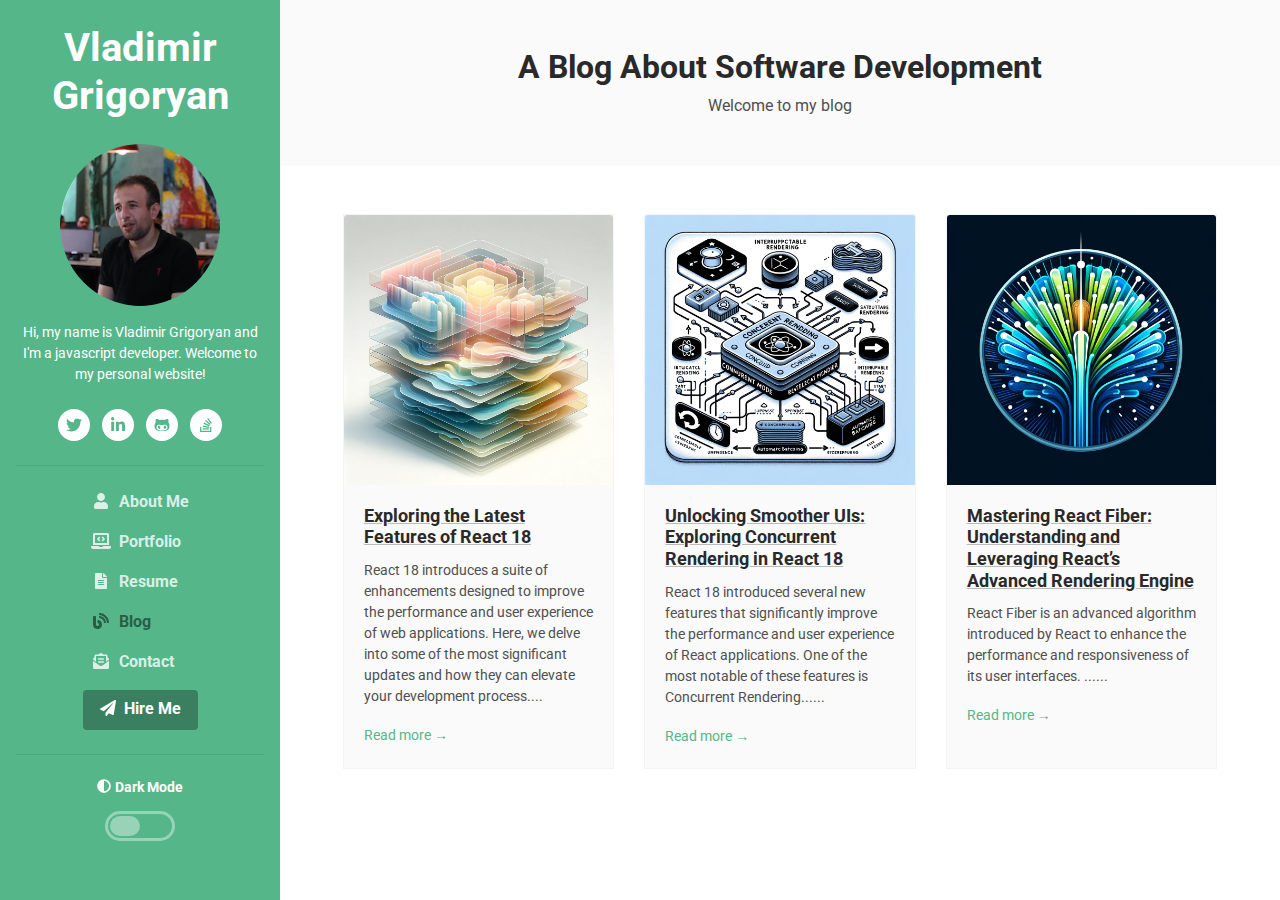
<file: blog-home.html>
<!DOCTYPE html>
<html lang="en">
<head>
	<title>Vladimir Grigoryan blog page</title>

	<!-- Meta -->
	<meta charset="utf-8">
	<meta http-equiv="X-UA-Compatible" content="IE=edge">
	<meta name="viewport" content="width=device-width, initial-scale=1.0">
	<meta name="description" content="Vladimir Grigoryan Blog">
	<link rel="shortcut icon" href="favicon.ico">

	<!-- Google Fonts -->
	<link href="https://fonts.googleapis.com/css?family=Roboto:300,400,500,700" rel="stylesheet">

	<!-- FontAwesome JS -->
	<script defer src="assets/fontawesome/js/all.js"></script>

	<!-- Owl Stylesheets -->
	<link rel="stylesheet" href="assets/plugins/owlcarousel/assets/owl.carousel.min.css">
	<link rel="stylesheet" href="assets/plugins/owlcarousel/assets/owl.theme.default.min.css">

	<!-- Theme CSS -->
	<link id="theme-style" rel="stylesheet" href="assets/css/theme-1.css">
	<link id="my-style" rel="stylesheet" href="assets/css/index.css">
</head>

<body>

<header class="header text-center">
	<div class="force-overflow">
		<h1 class="blog-name pt-lg-4 mb-0"><a href="index.html">Vladimir Grigoryan</a></h1>

		<nav class="navbar navbar-expand-lg navbar-dark" >

			<button class="navbar-toggler" type="button" data-toggle="collapse" data-target="#navigation" aria-controls="navigation" aria-expanded="false" aria-label="Toggle navigation">
				<span class="navbar-toggler-icon"></span>
			</button>

			<div id="navigation" class="collapse navbar-collapse flex-column" >
				<div class="profile-section pt-3 pt-lg-0">
					<img class="profile-image mb-3 rounded-circle mx-auto" src="assets/images/profile.png" alt="image" >

					<div class="bio mb-3">Hi, my name is Vladimir Grigoryan and I'm a javascript developer. Welcome to my personal website!</div><!--//bio-->
					<ul class="social-list list-inline py-2 mx-auto">
						<li class="list-inline-item"><a href="https://twitter.com/VGrigoryan_1" target="_blank"><i class="fab fa-twitter fa-fw"></i></a></li>
						<li class="list-inline-item"><a href="https://www.linkedin.com/in/vladimir-g-223281160/" target="_blank"><i class="fab fa-linkedin-in fa-fw"></i></a></li>
						<li class="list-inline-item"><a href="https://github.com/vlad-grigoryan" target="_blank"><i class="fab fa-github-alt fa-fw"></i></a></li>
						<li class="list-inline-item"><a href="https://stackoverflow.com/users/8329903/vlad-grigoryan" target="_blank"><i class="fab fa-stack-overflow fa-fw"></i></a></li>
					</ul><!--//social-list-->
					<hr>
				</div><!--//profile-section-->

				<ul class="navbar-nav flex-column text-left">
					<li class="nav-item">
						<a class="nav-link" href="index.html"><i class="fas fa-user fa-fw mr-2"></i>About Me<span class="sr-only">(current)</span></a>
					</li>
					<li class="nav-item">
						<a class="nav-link" href="portfolio.html"><i class="fas fa-laptop-code fa-fw mr-2"></i>Portfolio</a>
					</li>
					<li class="nav-item">
						<a class="nav-link" href="resume.html"><i class="fas fa-file-alt fa-fw mr-2"></i>Resume</a>
					</li>
					<li class="nav-item active">
						<a class="nav-link" href="blog-home.html"><i class="fas fa-blog fa-fw mr-2"></i>Blog</a>
					</li>
					<li class="nav-item">
						<a class="nav-link" href="contact.html"><i class="fas fa-envelope-open-text fa-fw mr-2"></i>Contact</a>
					</li>
				</ul>

				<div class="my-2">
					<a class="btn btn-primary" href="contact.html" target="_blank"><i class="fas fa-paper-plane mr-2"></i>Hire Me</a>
				</div>

				<div class="dark-mode-toggle text-center w-100">
					<hr class="mb-4">
					<h4 class="toggle-name mb-3 "><i class="fas fa-adjust mr-1"></i>Dark Mode</h4>

					<input class="toggle" id="darkmode" type="checkbox">
					<label class="toggle-btn mx-auto mb-0" for="darkmode"></label>

				</div><!--//dark-mode-toggle-->
			</div>
		</nav>
	</div><!--//force-overflow-->
</header>
	    
    <div class="main-wrapper">
	    <section class="cta-section theme-bg-light py-5">
		    <div class="container text-center">
			    <h2 class="heading">A Blog About Software Development</h2>
			    <div class="intro">Welcome to my blog</div>
		    </div><!--//container-->
	    </section>
	    <section class="blog-list px-3 py-5 p-md-5">
		    <div class="container">
			    <div class="row">
					<div class="col-md-4 mb-3">
						<div class="card blog-post-card">
							<img class="card-img-top" src="assets/images/blog/blog-post-thumb-card-1.jpg" alt="image">
							<div class="card-body">
								<h5 class="card-title"><a class="theme-link" href="https://medium.com/@vlad-grigoryan/exploring-the-latest-features-of-react-18-1240ad0663e1" target="_blank">Exploring the Latest Features of React 18</a></h5>
								<p class="card-text">React 18 introduces a suite of enhancements designed to improve the performance and user experience of web applications. Here,
									we delve into some of the most significant updates and how they can elevate your development process....</p>
								<p class="mb-0"><a class="more-link" target="_blank" href="https://medium.com/@vlad-grigoryan/exploring-the-latest-features-of-react-18-1240ad0663e1">Read more &rarr;</a></p>

							</div>
						</div><!--//card-->
					</div><!--//col-->
					<div class="col-md-4 mb-3">
						<div class="card blog-post-card">
							<img class="card-img-top" src="assets/images/blog/blog-post-thumb-card-2.jpg" alt="image">
							<div class="card-body">
								<h5 class="card-title"><a class="theme-link" href="https://medium.com/@vlad-grigoryan/unlocking-smoother-uis-exploring-concurrent-rendering-in-react-18-76a9457670f2" target="_blank">Unlocking Smoother UIs: Exploring Concurrent Rendering in React 18</a></h5>
								<p class="card-text">React 18 introduced several new features that significantly improve the performance and user experience of React applications. One of the most notable of these features is Concurrent Rendering......</p>
								<p class="mb-0"><a class="more-link" target="_blank" href="https://medium.com/@vlad-grigoryan/unlocking-smoother-uis-exploring-concurrent-rendering-in-react-18-76a9457670f2">Read more &rarr;</a></p>

							</div>
						</div><!--//card-->
					</div>
					<div class="col-md-4 mb-3">
						<div class="card blog-post-card">
							<img class="card-img-top" src="assets/images/blog/blog-post-thumb-card-3.jpg" alt="image">
							<div class="card-body">
								<h5 class="card-title"><a class="theme-link" href="https://medium.com/@vlad-grigoryan/mastering-react-fiber-understanding-and-leveraging-reacts-advanced-rendering-engine-1662c9151d3a" target="_blank">Mastering React Fiber: Understanding and Leveraging React’s Advanced Rendering Engine</a></h5>
								<p class="card-text">React Fiber is an advanced algorithm introduced by React to enhance the performance and responsiveness of its user interfaces. ......</p>
								<p class="mb-0"><a class="more-link" target="_blank" href="https://medium.com/@vlad-grigoryan/mastering-react-fiber-understanding-and-leveraging-reacts-advanced-rendering-engine-1662c9151d3a7
">Read more &rarr;</a></p>

							</div>
						</div><!--//card-->
					</div>
				</div><!--//row-->
				
		    </div>
	    </section>
    </div><!--//main-wrapper-->

    <!-- Javascript -->          
    <script src="assets/plugins/jquery-3.4.1.min.js"></script>
    <script src="assets/plugins/popper.min.js"></script> 
    <script src="assets/plugins/bootstrap/js/bootstrap.min.js"></script> 
    
    <!-- Dark Mode -->
	<script src="assets/plugins/js-cookie.min.js"></script>
	<script src="assets/js/dark-mode.js"></script>

    <!-- Style Switcher (REMOVE ON YOUR PRODUCTION SITE) -->
    <script src="assets/js/demo/style-switcher.js"></script>     
    

</body>
</html>
</file>
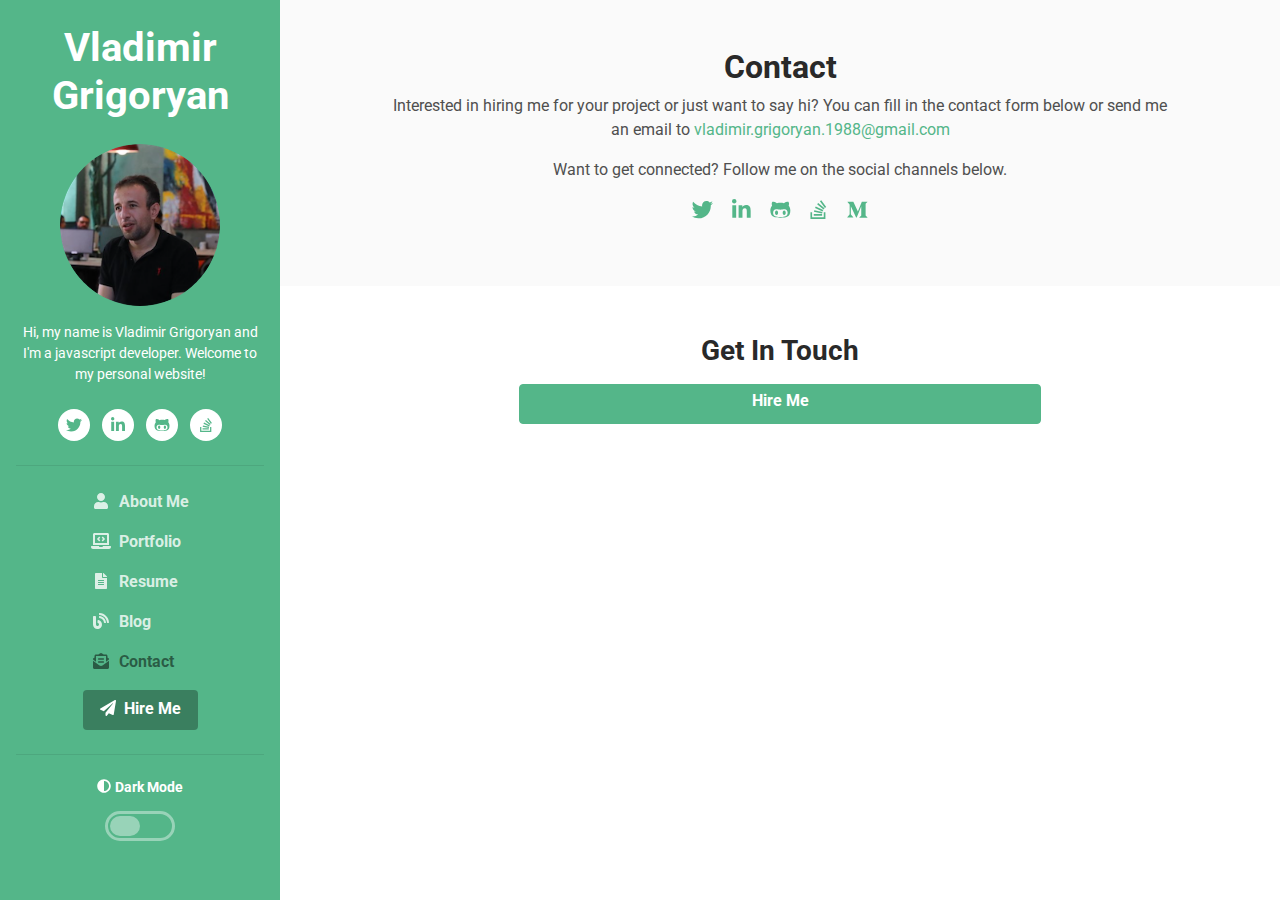
<file: contact.html>
<!DOCTYPE html>
<html lang="en">
<head>
	<title>Vladimir Grigoryan contact</title>

	<!-- Meta -->
	<meta charset="utf-8">
	<meta http-equiv="X-UA-Compatible" content="IE=edge">
	<meta name="viewport" content="width=device-width, initial-scale=1.0">
	<meta name="description" content="Vladimir Grigoryan Contact">
	<link rel="shortcut icon" href="favicon.ico">

	<!-- Google Fonts -->
	<link href="https://fonts.googleapis.com/css?family=Roboto:300,400,500,700" rel="stylesheet">

	<!-- FontAwesome JS -->
	<script defer src="assets/fontawesome/js/all.js"></script>

	<!-- Owl Stylesheets -->
	<link rel="stylesheet" href="assets/plugins/owlcarousel/assets/owl.carousel.min.css">
	<link rel="stylesheet" href="assets/plugins/owlcarousel/assets/owl.theme.default.min.css">

	<!-- Theme CSS -->
	<link id="theme-style" rel="stylesheet" href="assets/css/theme-1.css">
	<link id="my-style" rel="stylesheet" href="assets/css/index.css">
</head>

<body>
	<header class="header text-center">
	<div class="force-overflow">
		<h1 class="blog-name pt-lg-4 mb-0"><a href="index.html">Vladimir Grigoryan</a></h1>

		<nav class="navbar navbar-expand-lg navbar-dark" >

			<button class="navbar-toggler" type="button" data-toggle="collapse" data-target="#navigation" aria-controls="navigation" aria-expanded="false" aria-label="Toggle navigation">
				<span class="navbar-toggler-icon"></span>
			</button>

			<div id="navigation" class="collapse navbar-collapse flex-column" >
				<div class="profile-section pt-3 pt-lg-0">
					<img class="profile-image mb-3 rounded-circle mx-auto" src="assets/images/profile.png" alt="image" >

					<div class="bio mb-3">Hi, my name is Vladimir Grigoryan and I'm a javascript developer. Welcome to my personal website!</div><!--//bio-->
					<ul class="social-list list-inline py-2 mx-auto">
						<li class="list-inline-item"><a href="https://twitter.com/VGrigoryan_1" target="_blank"><i class="fab fa-twitter fa-fw"></i></a></li>
						<li class="list-inline-item"><a href="https://www.linkedin.com/in/vladimir-g-223281160/" target="_blank"><i class="fab fa-linkedin-in fa-fw"></i></a></li>
						<li class="list-inline-item"><a href="https://github.com/vlad-grigoryan" target="_blank"><i class="fab fa-github-alt fa-fw"></i></a></li>
						<li class="list-inline-item"><a href="https://stackoverflow.com/users/8329903/vlad-grigoryan" target="_blank"><i class="fab fa-stack-overflow fa-fw"></i></a></li>
					</ul><!--//social-list-->
					<hr>
				</div><!--//profile-section-->

				<ul class="navbar-nav flex-column text-left">
					<li class="nav-item">
						<a class="nav-link" href="index.html"><i class="fas fa-user fa-fw mr-2"></i>About Me<span class="sr-only">(current)</span></a>
					</li>
					<li class="nav-item">
						<a class="nav-link" href="portfolio.html"><i class="fas fa-laptop-code fa-fw mr-2"></i>Portfolio</a>
					</li>
					<li class="nav-item">
						<a class="nav-link" href="resume.html"><i class="fas fa-file-alt fa-fw mr-2"></i>Resume</a>
					</li>
					<li class="nav-item">
						<a class="nav-link" href="blog-home.html"><i class="fas fa-blog fa-fw mr-2"></i>Blog</a>
					</li>
					<li class="nav-item active">
						<a class="nav-link" href="contact.html"><i class="fas fa-envelope-open-text fa-fw mr-2"></i>Contact</a>
					</li>
				</ul>

				<div class="my-2">
					<a class="btn btn-primary" href="contact.html" target="_blank"><i class="fas fa-paper-plane mr-2"></i>Hire Me</a>
				</div>

				<div class="dark-mode-toggle text-center w-100">
					<hr class="mb-4">
					<h4 class="toggle-name mb-3 "><i class="fas fa-adjust mr-1"></i>Dark Mode</h4>

					<input class="toggle" id="darkmode" type="checkbox">
					<label class="toggle-btn mx-auto mb-0" for="darkmode"></label>

				</div><!--//dark-mode-toggle-->
			</div>
		</nav>
	</div><!--//force-overflow-->
</header>
	    
    <div class="main-wrapper">
	    <section class="cta-section theme-bg-light py-5">
		    <div class="container text-center single-col-max-width">
			    <h2 class="heading">Contact</h2>
			    <div class="intro">
			    <p>Interested in hiring me for your project or just want to say hi? You can fill in the contact form below or send me an email to 	<a  href="mailto:vladimir.grigoryan.1988@gmail.com" data-aos="zoom-in"
																																											data-aos-anchor="data-aos-anchor">vladimir.grigoryan.1988@gmail.com</a></p>
			    <p>Want to get connected? Follow me on the social channels below.</p>
			    <ul class="list-inline mb-0">
		            <li class="list-inline-item mb-3"><a class="twitter" href="https://x.com/VGrigoryan_1"><i class="fab fa-twitter fa-fw fa-lg"></i></a></li>
	                <li class="list-inline-item mb-3"><a class="linkedin" href="https://www.linkedin.com/in/vladimir-g-223281160/"><i class="fab fa-linkedin-in fa-fw fa-lg"></i></a></li>
	                <li class="list-inline-item mb-3"><a class="github" href="https://github.com/vlad-grigoryan"><i class="fab fa-github-alt fa-fw fa-lg"></i></a></li>
	                <li class="list-inline-item mb-3"><a class="stack-overflow" href="https://stackoverflow.com/users/8329903/vlad-grigoryan"><i class="fab fa-stack-overflow fa-fw fa-lg"></i></a></li>
	                <li class="list-inline-item mb-3"><a class="medium" href="https://medium.com/@vlad-grigoryan"><i class="fab fa-medium-m fa-fw fa-lg"></i></a></li>
	            </ul><!--//social-list-->
			    
			</div><!--//container-->
	    </section>
	    <section class="contact-section px-3 py-5 p-md-5">
		    <div class="container">
			    <form id="contact-form" class="contact-form col-lg-8 mx-lg-auto" method="post" action="">
			        <h3 class="text-center mb-3">Get In Touch</h3>

					<div class="form-group col-12">
							<a class="btn btn-block btn-primary py-2" href="mailto:vladimir.grigoryan.1988@gmail.com" data-aos="zoom-in"
							   data-aos-anchor="data-aos-anchor">Hire Me</a>
					</div>

		        </form>
		    </div><!--//container-->
	    </section>
    
    </div><!--//main-wrapper-->

    <!-- Javascript -->          
    <script src="assets/plugins/jquery-3.4.1.min.js"></script>
    <script src="assets/plugins/popper.min.js"></script> 
    <script src="assets/plugins/bootstrap/js/bootstrap.min.js"></script> 
    
    <!--Page Specific JS -->
    <script type="text/javascript" src="assets/plugins/jquery-validation/jquery.validate.min.js"></script> 

    <!-- Custom JS -->
    <script type="text/javascript" src="assets/js/form.js"></script>
    
    <!-- Dark Mode -->
	<script src="assets/plugins/js-cookie.min.js"></script>
	<script src="assets/js/dark-mode.js"></script>

    <!-- Style Switcher (REMOVE ON YOUR PRODUCTION SITE) -->
    <script src="assets/js/demo/style-switcher.js"></script>     
    

</body>
</html>
</file>
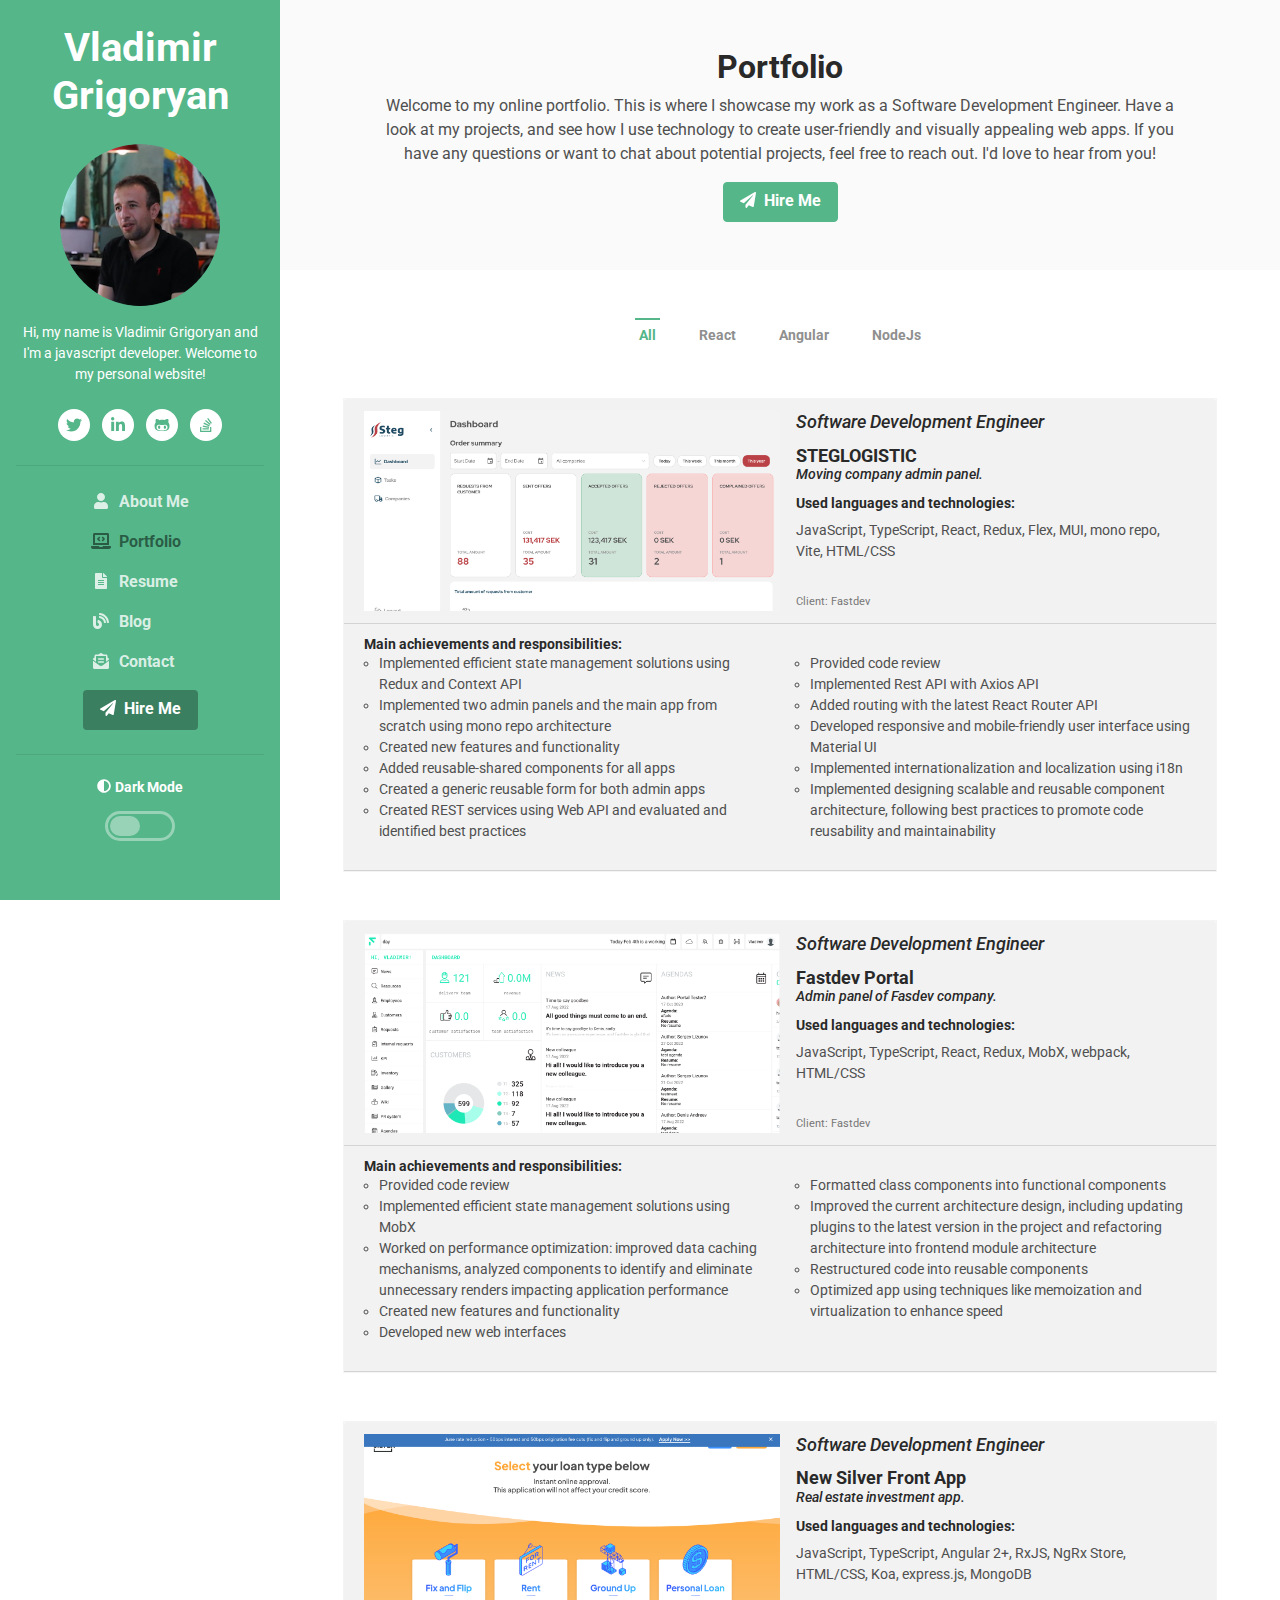
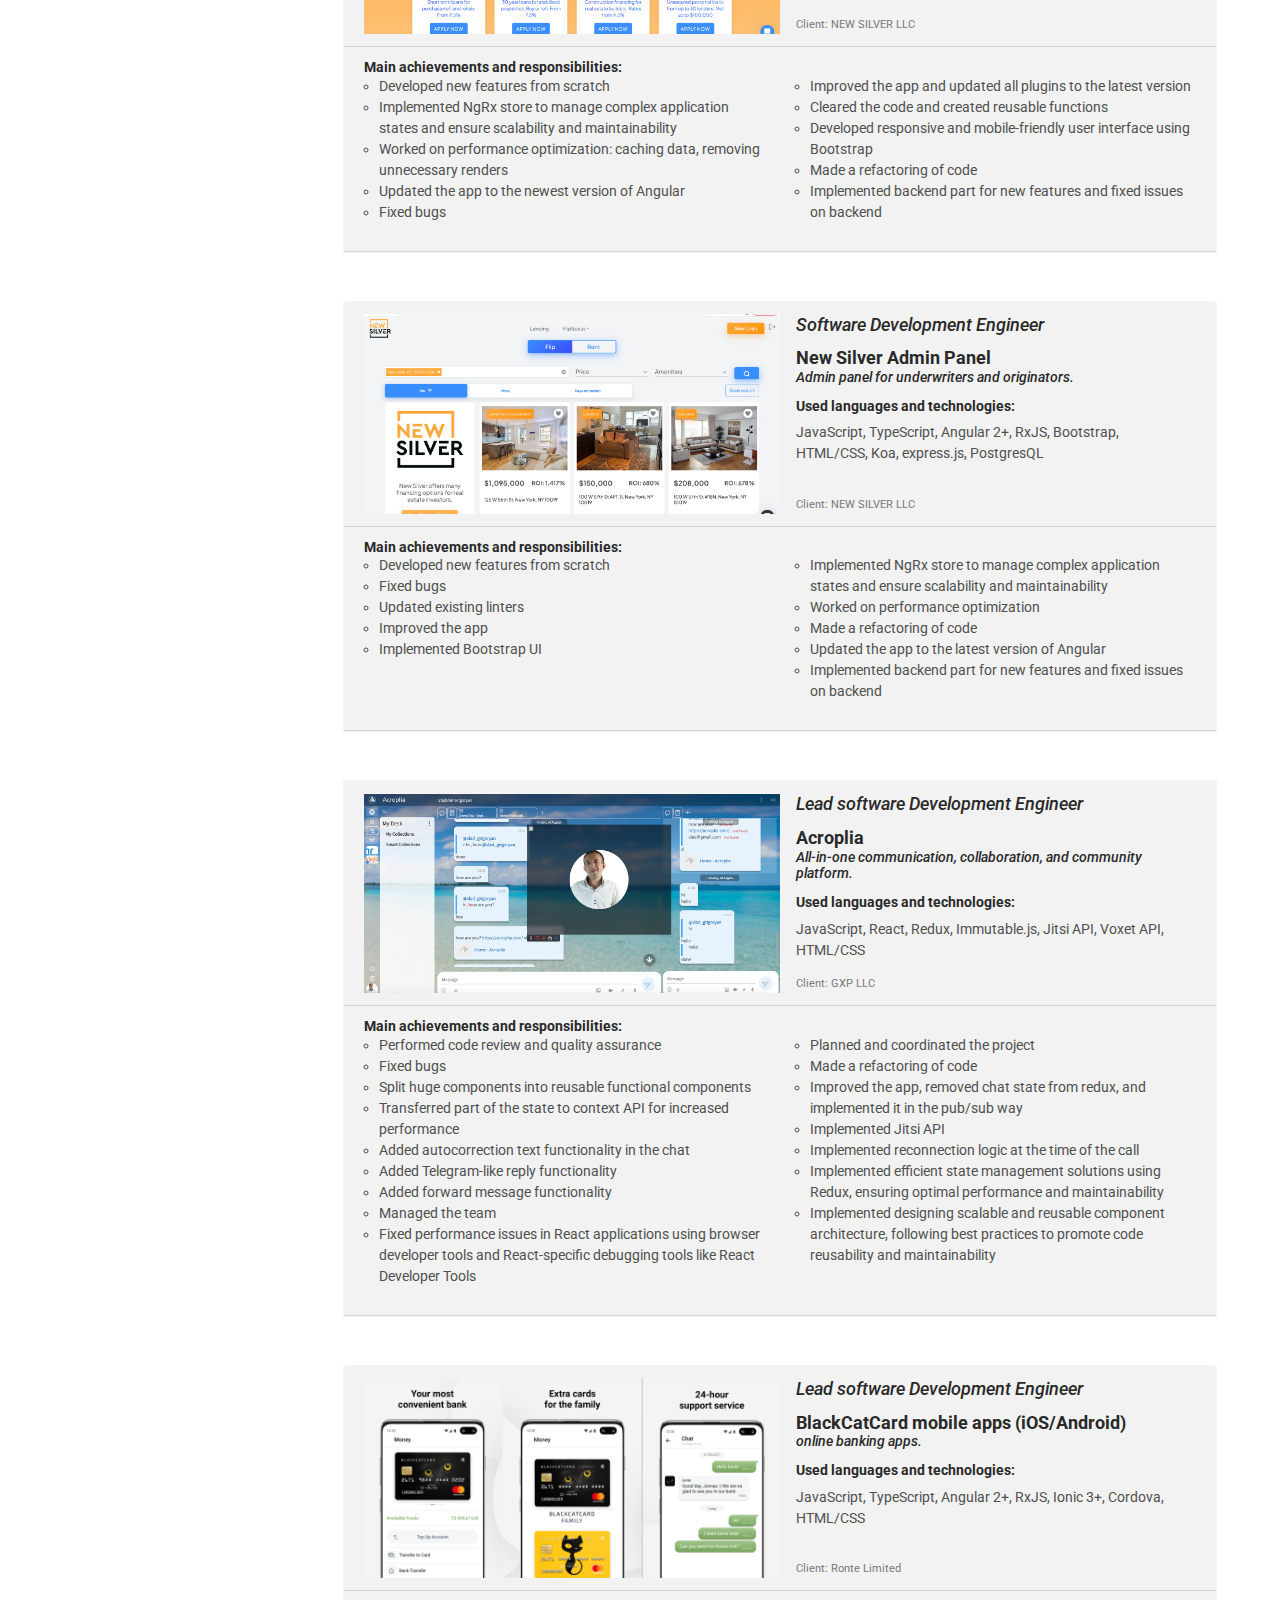
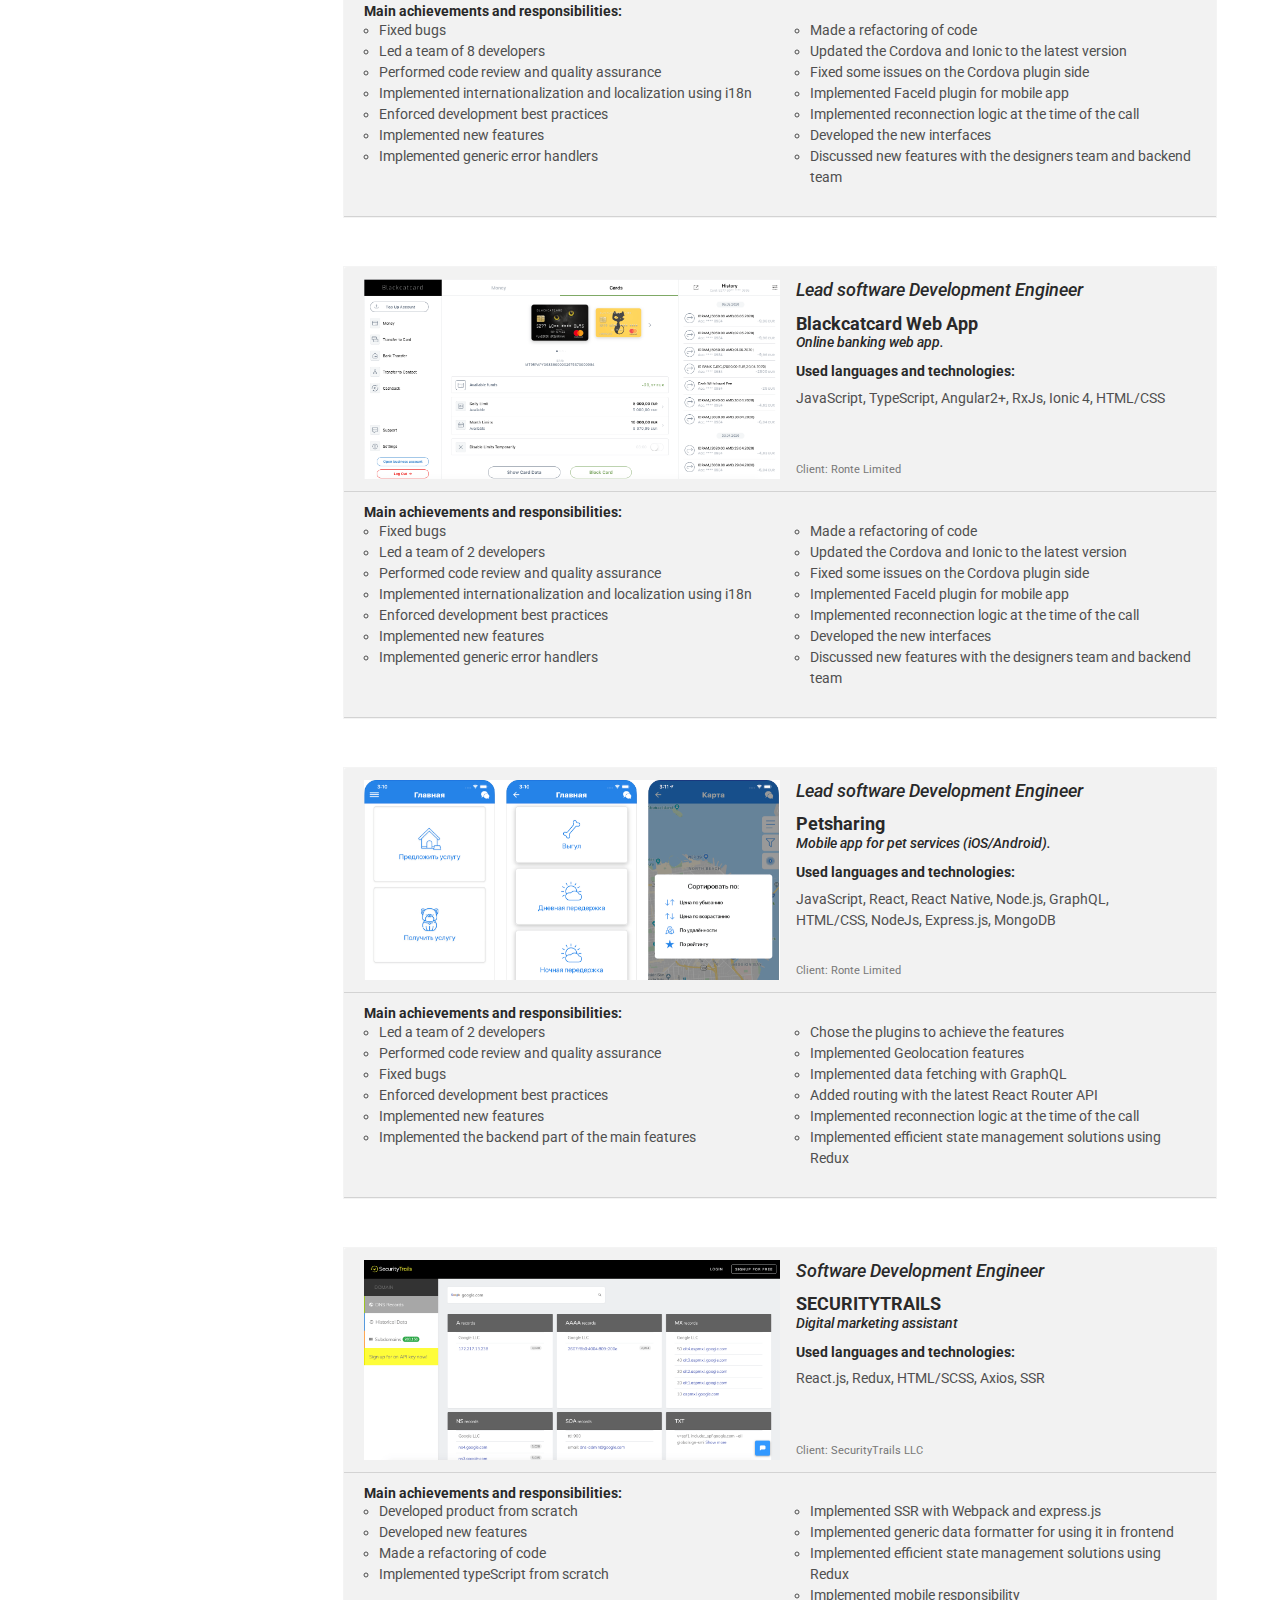
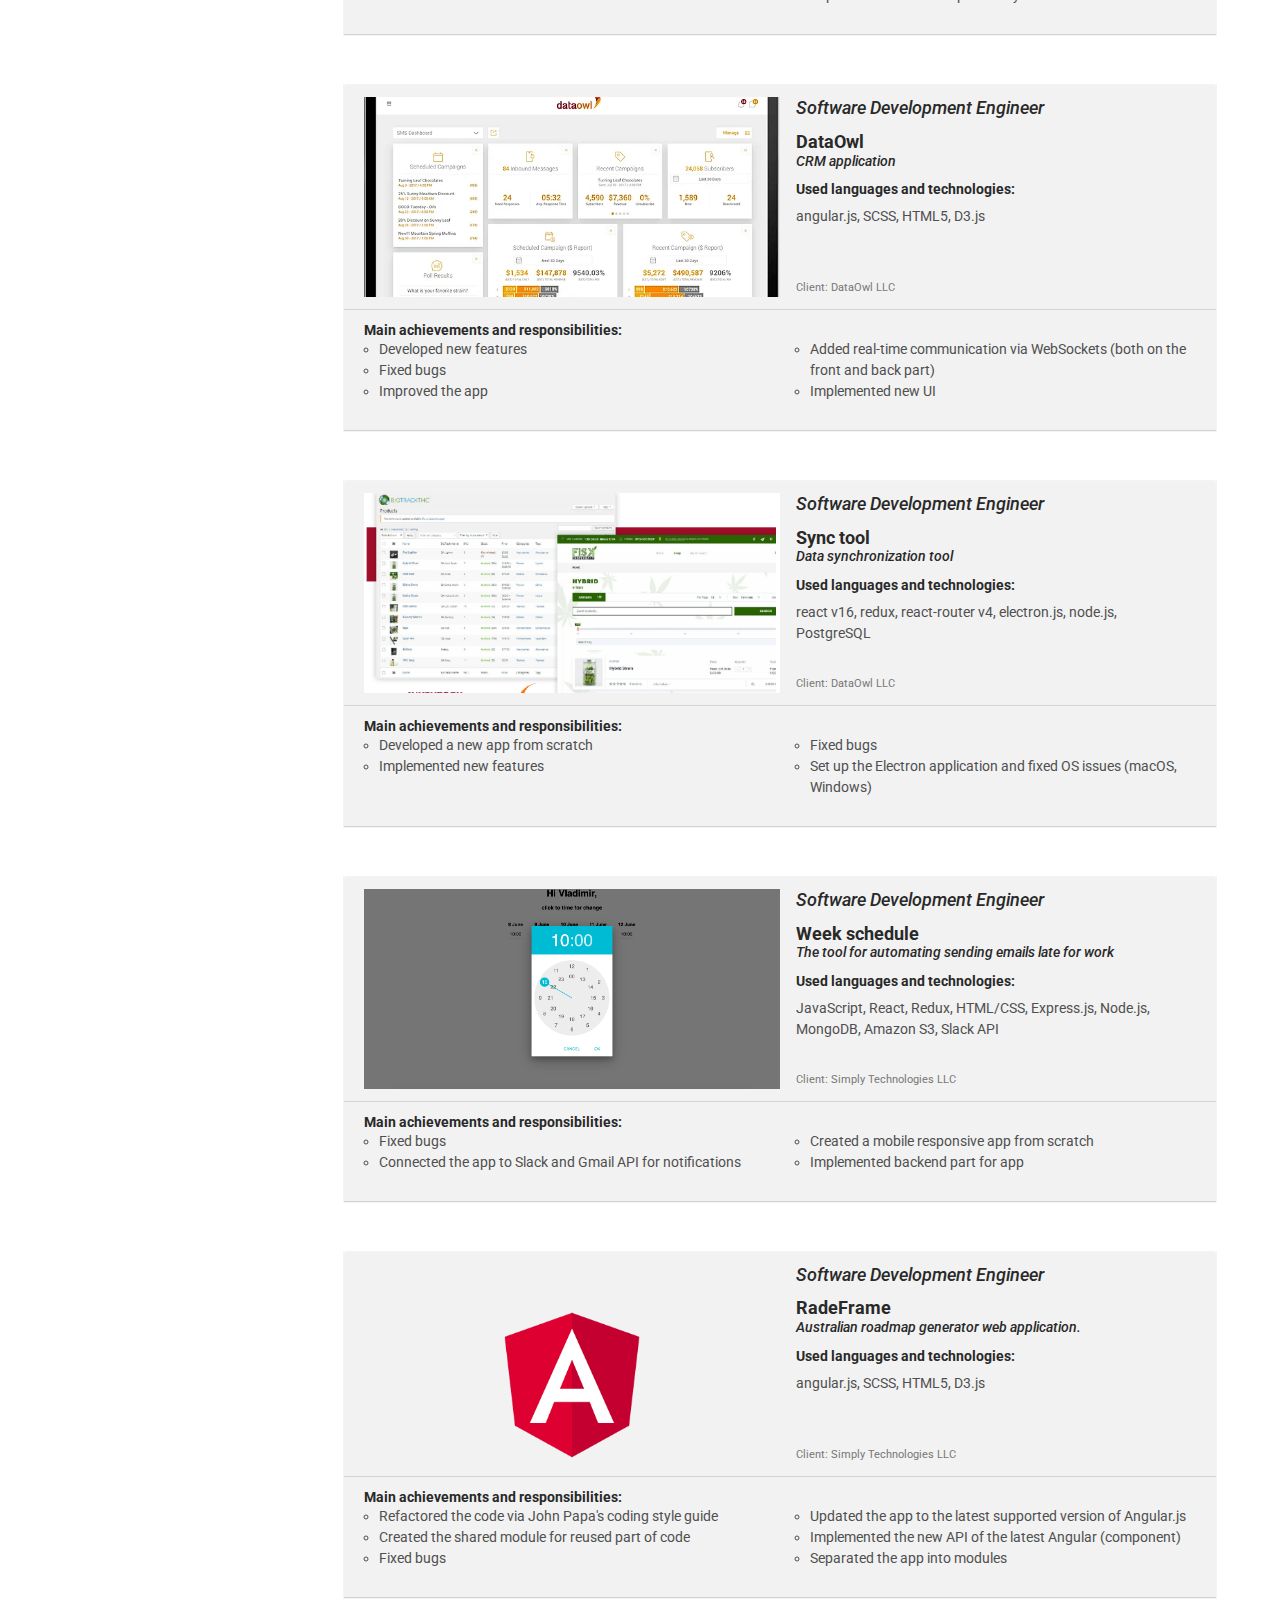
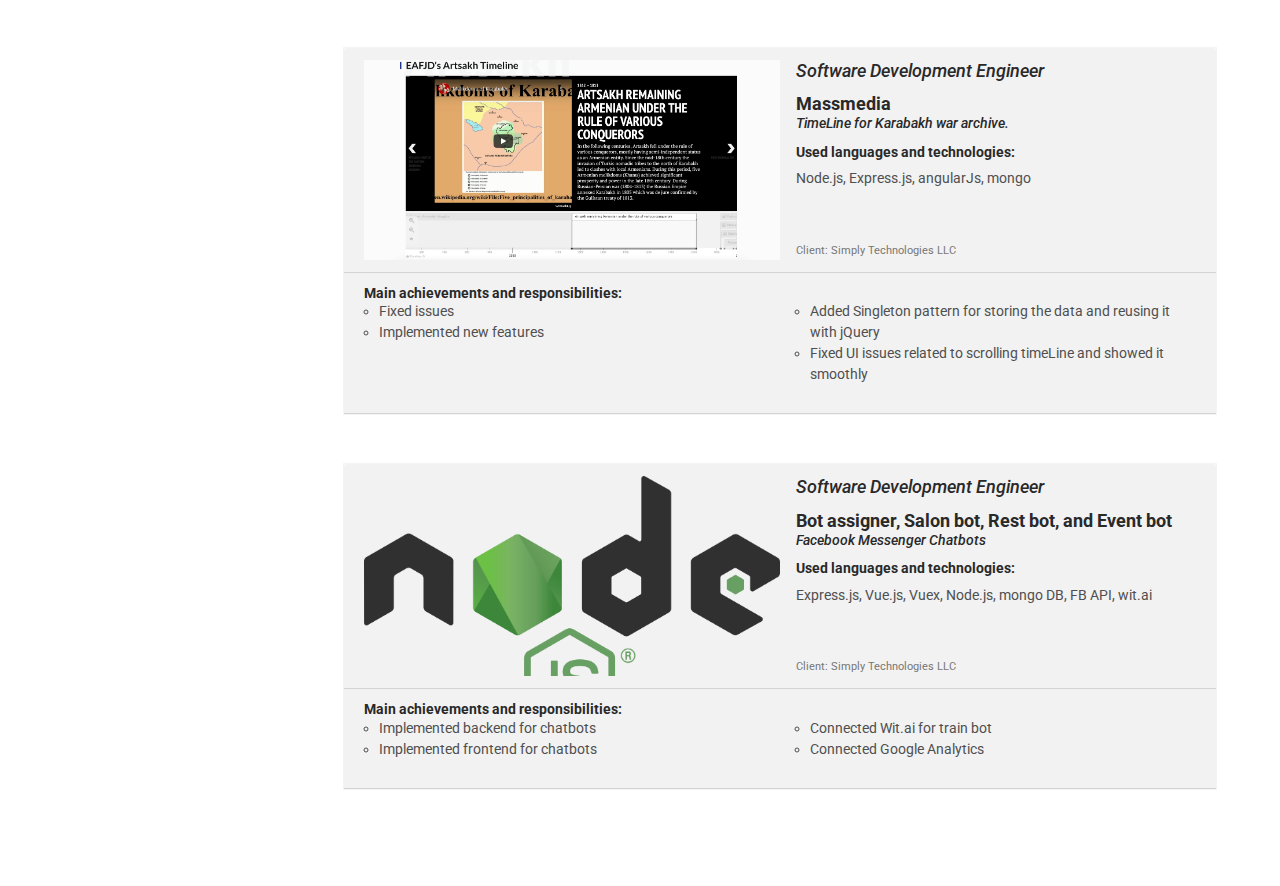
<file: portfolio.html>
<!DOCTYPE html>
<html lang="en">
<head>
	<title>Vladimir Grigoryan Portfolio</title>

	<!-- Meta -->
	<meta charset="utf-8">
	<meta http-equiv="X-UA-Compatible" content="IE=edge">
	<meta name="viewport" content="width=device-width, initial-scale=1.0">
	<meta name="description" content="Vladimir Grigoryan Portfolio">
	<link rel="shortcut icon" href="favicon.ico">

	<!-- Google Fonts -->
	<link href="https://fonts.googleapis.com/css?family=Roboto:300,400,500,700" rel="stylesheet">

	<!-- FontAwesome JS -->
	<script defer src="assets/fontawesome/js/all.js"></script>

	<!-- Owl Stylesheets -->
	<link rel="stylesheet" href="assets/plugins/owlcarousel/assets/owl.carousel.min.css">
	<link rel="stylesheet" href="assets/plugins/owlcarousel/assets/owl.theme.default.min.css">

	<!-- Theme CSS -->
	<link id="theme-style" rel="stylesheet" href="assets/css/theme-1.css">
	<link id="my-style" rel="stylesheet" href="assets/css/index.css">
</head>

<body>

<header class="header text-center">
	<div class="force-overflow">
		<h1 class="blog-name pt-lg-4 mb-0"><a href="index.html">Vladimir Grigoryan</a></h1>

		<nav class="navbar navbar-expand-lg navbar-dark" >

			<button class="navbar-toggler" type="button" data-toggle="collapse" data-target="#navigation" aria-controls="navigation" aria-expanded="false" aria-label="Toggle navigation">
				<span class="navbar-toggler-icon"></span>
			</button>

			<div id="navigation" class="collapse navbar-collapse flex-column" >
				<div class="profile-section pt-3 pt-lg-0">
					<img class="profile-image mb-3 rounded-circle mx-auto" src="assets/images/profile.png" alt="image" >

					<div class="bio mb-3">Hi, my name is Vladimir Grigoryan and I'm a javascript developer. Welcome to my personal website!</div><!--//bio-->
					<ul class="social-list list-inline py-2 mx-auto">
						<li class="list-inline-item"><a href="https://twitter.com/VGrigoryan_1" target="_blank"><i class="fab fa-twitter fa-fw"></i></a></li>
						<li class="list-inline-item"><a href="https://www.linkedin.com/in/vladimir-g-223281160/" target="_blank"><i class="fab fa-linkedin-in fa-fw"></i></a></li>
						<li class="list-inline-item"><a href="https://github.com/vlad-grigoryan" target="_blank"><i class="fab fa-github-alt fa-fw"></i></a></li>
						<li class="list-inline-item"><a href="https://stackoverflow.com/users/8329903/vlad-grigoryan" target="_blank"><i class="fab fa-stack-overflow fa-fw"></i></a></li>
					</ul><!--//social-list-->
					<hr>
				</div><!--//profile-section-->

				<ul class="navbar-nav flex-column text-left">
					<li class="nav-item">
						<a class="nav-link" href="index.html"><i class="fas fa-user fa-fw mr-2"></i>About Me<span class="sr-only">(current)</span></a>
					</li>
					<li class="nav-item active">
						<a class="nav-link" href="portfolio.html"><i class="fas fa-laptop-code fa-fw mr-2"></i>Portfolio</a>
					</li>
					<li class="nav-item">
						<a class="nav-link" href="resume.html"><i class="fas fa-file-alt fa-fw mr-2"></i>Resume</a>
					</li>
					<li class="nav-item">
						<a class="nav-link" href="blog-home.html"><i class="fas fa-blog fa-fw mr-2"></i>Blog</a>
					</li>
					<li class="nav-item">
						<a class="nav-link" href="contact.html"><i class="fas fa-envelope-open-text fa-fw mr-2"></i>Contact</a>
					</li>
				</ul>

				<div class="my-2">
					<a class="btn btn-primary" href="contact.html" target="_blank"><i class="fas fa-paper-plane mr-2"></i>Hire Me</a>
				</div>

				<div class="dark-mode-toggle text-center w-100">
					<hr class="mb-4">
					<h4 class="toggle-name mb-3 "><i class="fas fa-adjust mr-1"></i>Dark Mode</h4>

					<input class="toggle" id="darkmode" type="checkbox">
					<label class="toggle-btn mx-auto mb-0" for="darkmode"></label>

				</div><!--//dark-mode-toggle-->
			</div>
		</nav>
	</div><!--//force-overflow-->
</header>
	    
    <div class="main-wrapper">
	    <section class="cta-section theme-bg-light py-5">
		    <div class="container text-center single-col-max-width">
			    <h2 class="heading">Portfolio</h2>
			    <div class="intro">
			    <p>Welcome to my online portfolio. This is where I showcase my work as a Software Development Engineer. Have a look at my projects, and see how I use technology to create user-friendly and visually appealing web apps. If you have any questions or want to chat about potential projects, feel free to reach out. I'd love to hear from you!</p>
			    
			    </div>
			    <a class="btn btn-primary" href="contact.html" target="_blank"><i class="fas fa-paper-plane mr-2"></i>Hire Me</a>
			    
			    
		    </div><!--//container-->
	    </section>
	    <section class="projects-list px-3 py-5 p-md-5">
		    <div class="container">
			    <div class="text-center">
				    <ul id="filters" class="filters mb-5 mx-auto pl-0">
		                <li class="type active mb-3 mb-lg-0" data-filter="*">All</li>
		                <li class="type  mb-3 mb-lg-0" data-filter=".react">React</li>
		                <li class="type  mb-3 mb-lg-0" data-filter=".angular">Angular</li>
		                <li class="type  mb-3 mb-lg-0" data-filter=".nodejs">NodeJs</li>
		            </ul><!--//filters-->
			    </div>
	            
			    <div class="project-cards row isotope">
					<div class="isotope-item col-md-12 mb-5 react frontend">
						<div class="card project-card">
							<div class="card-header">
								<div class="row no-gutters">
									<div class="col-lg-6 card-img-holder position-relative">
										<img src="assets/images/project/project-2.jpg" class="card-img" alt="image">
										<div class="link-mask">
											<a class="link-mask-link" target="_blank" href="https://stage-admin-steglogistic.fastdev-hosting.pro/"></a>
											<div class="link-mask-text">
												<a class="btn btn-secondary" target="_blank" href="https://stage-admin-steglogistic.fastdev-hosting.pro/">
													<i class="fas fa-eye mr-2"></i>Lunch Website
												</a>
											</div>
										</div>
									</div>

									<div class="col-lg-6 px-lg-3 px-md-0 pt-md-2 pt-lg-0">
										<h6 class="card-title small-size">Software Development Engineer</h6>
											<h6 class="card-title">STEGLOGISTIC
												<div class="small-size card-text">Moving company admin panel.</div>
											</h6>
										<div class="row">
											<div class="col-12">
												<h6 class="card-text">Used languages and technologies:</h6>
												<p class="card-text">JavaScript, TypeScript, React, Redux, Flex, MUI, mono repo, Vite, HTML/CSS</p>
											</div>
										</div>
										<p class="card-text client-field"><small class="text-muted">Client: Fastdev</small></p>
									</div>
								</div>
							</div>
							<div class="card-header">
								<div class="row">
									<div class="col-12">
										<h6 class="card-text">Main achievements and responsibilities:</h6>
									</div>
									<div class="col-lg-6 col-sm-12">
										<ul class="list-unstyled">
											<ul class="achievements-list">
												<li class="card-text">Implemented efficient state management solutions using Redux and Context API</li>
												<li class="card-text">Implemented two admin panels and the main app  from scratch using mono repo architecture</li>
												<li class="card-text">Created new features and functionality</li>
												<li class="card-text">Added reusable-shared components for all apps</li>
												<li class="card-text">Created a generic reusable form for both admin apps</li>
												<li class="card-text">Created REST services using Web API and evaluated and identified best practices</li>
											</ul>
										</ul>
									</div>
									<div class="col-lg-6 col-sm-12">
										<ul class="list-unstyled">
											<ul class="achievements-list">
												<li class="card-text">Provided code review</li>
												<li class="card-text">Implemented Rest API with Axios API</li>
												<li class="card-text">Added routing with the latest React Router API</li>
												<li class="card-text">Developed responsive and mobile-friendly user interface using Material UI</li>
												<li class="card-text">Implemented internationalization and localization using i18n</li>
												<li class="card-text">Implemented designing scalable and reusable component architecture, following best practices to promote code reusability and maintainability</li>
											</ul>
										</ul>
									</div>
								</div>
							</div>
						</div><!--//card-->
					</div><!--//col-->

					<div class="isotope-item col-md-12 mb-5 react frontend">
						<div class="card project-card">
							<div class="card-header">
								<div class="row no-gutters">
									<div class="col-lg-6 card-img-holder position-relative">
										<img src="assets/images/project/project-1.jpg" class="card-img" alt="image">
										<div class="link-mask">
											<a class="link-mask-link" target="_blank" href="https://portal.fastdev.se/"></a>
											<div class="link-mask-text">
												<a class="btn btn-secondary" target="_blank" href="https://portal.fastdev.se/">
													<i class="fas fa-eye mr-2"></i>Lunch Website
												</a>
											</div>
										</div>
									</div>

									<div class="col-lg-6 px-lg-3 px-md-0 pt-md-2 pt-lg-0">
										<h6 class="card-title small-size">Software Development Engineer</h6>
										<h6 class="card-title">Fastdev Portal
											<div class="small-size card-text">Admin panel of Fasdev company.</div>
										</h6>
										<div class="row">
											<div class="col-12">
												<h6 class="card-text">Used languages and technologies:</h6>
												<p class="card-text">JavaScript, TypeScript, React, Redux, MobX, webpack, HTML/CSS</p>
											</div>
										</div>
										<p class="card-text client-field"><small class="text-muted">Client: Fastdev</small></p>

									</div>
								</div>
							</div>
							<div class="card-header">
								<div class="row">
									<div class="col-12">
										<h6 class="card-text">Main achievements and responsibilities:</h6>
									</div>
									<div class="col-lg-6 col-sm-12">
										<ul class="list-unstyled">
											<ul class="achievements-list">
												<li class="card-text">Provided code review</li>
												<li class="card-text">Implemented efficient state management solutions using MobX</li>
												<li class="card-text">Worked on performance optimization: improved data caching mechanisms, analyzed components to identify and eliminate unnecessary renders impacting application performance</li>
												<li class="card-text">Created new features and functionality</li>
												<li class="card-text">Developed new web interfaces</li>
											</ul>
										</ul>
									</div>
									<div class="col-lg-6 col-sm-12">
										<ul class="list-unstyled">
											<ul class="achievements-list">
												<li class="card-text">Formatted class components into functional components</li>
												<li class="card-text">Improved the current architecture design, including updating plugins to the latest version in the project and refactoring architecture into frontend module architecture</li>
												<li class="card-text">Restructured code into reusable components</li>
												<li class="card-text">Optimized app using techniques like memoization and virtualization to enhance speed</li>
											</ul>
										</ul>
									</div>
								</div>
							</div>
						</div><!--//card-->
					</div><!--//col-->

					<div class="isotope-item col-md-12 mb-5 angular nodejs">
						<div class="card project-card">
							<div class="card-header">
								<div class="row no-gutters">
									<div class="col-lg-6 card-img-holder position-relative">
										<img src="assets/images/project/project-3.jpg" class="card-img" alt="image">
										<div class="link-mask">
											<a class="link-mask-link" target="_blank" href="https://getfunded.newsilver.com/"></a>
											<div class="link-mask-text">
												<a class="btn btn-secondary" target="_blank" href="https://getfunded.newsilver.com/">
													<i class="fas fa-eye mr-2"></i>Lunch Website
												</a>
											</div>
										</div>
									</div>

									<div class="col-lg-6 px-lg-3 px-md-0 pt-md-2 pt-lg-0">
										<h6 class="card-title small-size">Software Development Engineer</h6>
										<h6 class="card-title">New Silver Front App
											<div class="small-size card-text">Real estate investment app.</div>
										</h6>
										<div class="row">
											<div class="col-12">
												<h6 class="card-text">Used languages and technologies:</h6>
												<p class="card-text"> JavaScript, TypeScript, Angular 2+, RxJS, NgRx Store, HTML/CSS, Koa, express.js, MongoDB</p>
											</div>
										</div>
										<p class="card-text client-field"><small class="text-muted">Client: NEW SILVER LLC</small></p>

									</div>
								</div>
							</div>
							<div class="card-header">
								<div class="row">
									<div class="col-12">
										<h6 class="card-text">Main achievements and responsibilities:</h6>
									</div>
									<div class="col-lg-6 col-sm-12">
										<ul class="list-unstyled">
											<ul class="achievements-list">
												<li class="card-text">Developed new features from scratch</li>
												<li class="card-text">Implemented  NgRx store to manage complex application states and ensure scalability and maintainability</li>
												<li class="card-text">Worked on performance optimization: caching data, removing unnecessary renders</li>
												<li class="card-text">Updated the app to the newest version of Angular</li>
												<li class="card-text">Fixed bugs</li>
											</ul>
										</ul>
									</div>
									<div class="col-lg-6 col-sm-12">
										<ul class="list-unstyled">
											<ul class="achievements-list">
												<li class="card-text">Improved the app and updated all plugins to the latest version</li>
												<li class="card-text">Cleared the code and created reusable functions</li>
												<li class="card-text">Developed responsive and mobile-friendly user interface using Bootstrap</li>
												<li class="card-text">Made a refactoring of code</li>
												<li class="card-text">Implemented backend part for new features and fixed issues on backend</li>

											</ul>
										</ul>
									</div>
								</div>
							</div>
						</div><!--//card-->
					</div><!--//col-->

					<div class="isotope-item col-md-12 mb-5 angular nodejs">
						<div class="card project-card">
							<div class="card-header">
								<div class="row no-gutters">
									<div class="col-lg-6 card-img-holder position-relative">
										<img src="assets/images/project/project-4.jpg" class="card-img" alt="image">
										<div class="link-mask">
											<a class="link-mask-link" target="_blank" href="https://hq.newsilver.com/"></a>
											<div class="link-mask-text">
												<a class="btn btn-secondary" target="_blank" href="https://hq.newsilver.com/">
													<i class="fas fa-eye mr-2"></i>Lunch Website
												</a>
											</div>
										</div>
									</div>

									<div class="col-lg-6 px-lg-3 px-md-0 pt-md-2 pt-lg-0">
										<h6 class="card-title small-size">Software Development Engineer</h6>
										<h6 class="card-title">New Silver Admin Panel
											<div class="small-size card-text">Admin panel for underwriters and originators.</div>
										</h6>
										<div class="row">
											<div class="col-12">
												<h6 class="card-text">Used languages and technologies:</h6>
												<p class="card-text"> JavaScript, TypeScript, Angular 2+, RxJS, Bootstrap, HTML/CSS, Koa, express.js, PostgresQL</p>
											</div>
										</div>
										<p class="card-text client-field"><small class="text-muted">Client: NEW SILVER LLC</small></p>

									</div>
								</div>
							</div>
							<div class="card-header">
								<div class="row">
									<div class="col-12">
										<h6 class="card-text">Main achievements and responsibilities:</h6>
									</div>
									<div class="col-lg-6 col-sm-12">
										<ul class="list-unstyled">
											<ul class="achievements-list">
												<li class="card-text">Developed new features from scratch</li>
												<li class="card-text">Fixed bugs</li>
												<li class="card-text">Updated existing linters</li>
												<li class="card-text">Improved the app</li>
												<li class="card-text">Implemented Bootstrap UI</li>
											</ul>
										</ul>
									</div>
									<div class="col-lg-6 col-sm-12">
										<ul class="list-unstyled">
											<ul class="achievements-list">
												<li class="card-text">Implemented NgRx store to manage complex application states and ensure scalability and maintainability</li>
												<li class="card-text">Worked on performance optimization</li>
												<li class="card-text">Made a refactoring of code</li>
												<li class="card-text">Updated the app to the latest version of Angular</li>
												<li class="card-text">Implemented backend part for new features and fixed issues on backend</li>
											</ul>
										</ul>
									</div>
								</div>
							</div>
						</div><!--//card-->
					</div><!--//col-->

					<div class="isotope-item col-md-12 mb-5 react frontend">
						<div class="card project-card">
							<div class="card-header">
								<div class="row no-gutters">
									<div class="col-lg-6 card-img-holder position-relative">
										<img src="assets/images/project/project-5.jpg" class="card-img" alt="image">
										<div class="link-mask">
											<a class="link-mask-link" target="_blank" href="https://www.linkedin.com/showcase/acroplia/about/"></a>
											<div class="link-mask-text">
												<a class="btn btn-secondary" target="_blank" href="https://www.linkedin.com/showcase/acroplia/about/">
													<i class="fas fa-eye mr-2"></i>Lunch Website
												</a>
											</div>
										</div>
									</div>

									<div class="col-lg-6 px-lg-3 px-md-0 pt-md-2 pt-lg-0">
										<h6 class="card-title small-size">Lead software Development Engineer</h6>
										<h6 class="card-title">Acroplia
											<div class="small-size card-text">All-in-one communication, collaboration, and community platform.</div>
										</h6>
										<div class="row">
											<div class="col-12">
												<h6 class="card-text">Used languages and technologies:</h6>
												<p class="card-text">JavaScript, React, Redux, Immutable.js, Jitsi API, Voxet API, HTML/CSS</p>
											</div>
										</div>
										<p class="card-text client-field"><small class="text-muted">Client: GXP LLC</small></p>

									</div>
								</div>
							</div>
							<div class="card-header">
								<div class="row">
									<div class="col-12">
										<h6 class="card-text">Main achievements and responsibilities:</h6>
									</div>
									<div class="col-lg-6 col-sm-12">
										<ul class="list-unstyled">
											<ul class="achievements-list">
												<li class="card-text">Performed code review and quality assurance</li>
												<li class="card-text">Fixed bugs</li>
												<li class="card-text">Split huge components into reusable functional components</li>
												<li class="card-text">Transferred part of the state to context API for increased performance</li>
												<li class="card-text">Added autocorrection text functionality  in the chat</li>
												<li class="card-text">Added Telegram-like reply functionality</li>
												<li class="card-text">Added forward message functionality</li>
												<li class="card-text">Managed the team</li>
												<li class="card-text">Fixed performance issues in React applications using browser developer tools and React-specific debugging tools like React Developer Tools</li>
											</ul>
										</ul>
									</div>
									<div class="col-lg-6 col-sm-12">
										<ul class="list-unstyled">
											<ul class="achievements-list">
												<li class="card-text">Planned and coordinated the project</li>
												<li class="card-text">Made a refactoring of code</li>
												<li class="card-text">Improved the app, removed chat state from redux, and implemented it in the pub/sub way</li>
												<li class="card-text">Implemented Jitsi API</li>
												<li class="card-text">Implemented reconnection logic at the time of the call</li>
												<li class="card-text">Implemented efficient state management solutions using Redux, ensuring optimal performance and maintainability</li>
												<li class="card-text">Implemented designing scalable and reusable component architecture, following best practices to promote code reusability and maintainability</li>
											</ul>
										</ul>
									</div>
								</div>
							</div>
						</div><!--//card-->
					</div><!--//col-->

					<div class="isotope-item col-md-12 mb-5 angular frontend">
						<div class="card project-card">
							<div class="card-header">
								<div class="row no-gutters">
									<div class="col-lg-6 card-img-holder position-relative">
										<img src="assets/images/project/project-6.jpg" class="card-img" alt="image">
										<div class="link-mask">
											<a class="link-mask-link" target="_blank" href="https://play.google.com/store/apps/details?id=com.papaya.blackcatcard"></a>
											<div class="link-mask-text">
												<a class="btn btn-secondary" target="_blank" href="https://play.google.com/store/apps/details?id=com.papaya.blackcatcard">
													<i class="fas fa-eye mr-2"></i>App store link
												</a>
												<a class="btn btn-secondary" target="_blank" href="https://apps.apple.com/mt/app/black%D1%81at%D1%81ard/id1449352913">
													<i class="fas fa-eye mr-2"></i>Google play link
												</a>
											</div>
										</div>
									</div>

									<div class="col-lg-6 px-lg-3 px-md-0 pt-md-2 pt-lg-0">
										<h6 class="card-title small-size">Lead software Development Engineer</h6>
										<h6 class="card-title">BlackCatCard mobile apps (iOS/Android)
											<div class="small-size card-text">online banking apps.</div>
										</h6>
										<div class="row">
											<div class="col-12">
												<h6 class="card-text">Used languages and technologies:</h6>
												<p class="card-text">JavaScript, TypeScript, Angular 2+, RxJS, Ionic 3+, Cordova, HTML/CSS</p>
											</div>
										</div>
										<p class="card-text client-field"><small class="text-muted">Client: Ronte Limited</small></p>
									</div>
								</div>
							</div>
							<div class="card-header">
								<div class="row">
									<div class="col-12">
										<h6 class="card-text">Main achievements and responsibilities:</h6>
									</div>
									<div class="col-lg-6 col-sm-12">
										<ul class="list-unstyled">
											<ul class="achievements-list">
												<li class="card-text">Fixed bugs</li>
												<li class="card-text">Led a team of 8 developers</li>
												<li class="card-text">Performed code review and quality assurance</li>
												<li class="card-text">Implemented internationalization and localization using i18n</li>
												<li class="card-text">Enforced development best practices</li>
												<li class="card-text">Implemented new features</li>
												<li class="card-text">Implemented generic error handlers</li>
											</ul>
										</ul>
									</div>
									<div class="col-lg-6 col-sm-12">
										<ul class="list-unstyled">
											<ul class="achievements-list">
												<li class="card-text">Made a refactoring of code</li>
												<li class="card-text">Updated the Cordova and Ionic to the latest version</li>
												<li class="card-text">Fixed some issues on the Cordova plugin side</li>
												<li class="card-text">Implemented FaceId plugin for mobile app</li>
												<li class="card-text">Implemented reconnection logic at the time of the call</li>
												<li class="card-text">Developed the new interfaces</li>
												<li class="card-text">Discussed new features with the designers team and backend team</li>
											</ul>
										</ul>
									</div>
								</div>
							</div>
						</div><!--//card-->
					</div><!--//col-->

					<div class="isotope-item col-md-12 mb-5 angular frontend">
						<div class="card project-card">
							<div class="card-header">
								<div class="row no-gutters">
									<div class="col-lg-6 card-img-holder position-relative">
										<img src="assets/images/project/project-7.jpg" class="card-img" alt="image">
										<div class="link-mask">
											<a class="link-mask-link" target="_blank" href=https://desktopbank.blackcatcard.com"></a>
											<div class="link-mask-text">
												<a class="btn btn-secondary" target="_blank" href="https://desktopbank.blackcatcard.com">
													<i class="fas fa-eye mr-2"></i>Lunch Website
												</a>
											</div>
										</div>
									</div>

									<div class="col-lg-6 px-lg-3 px-md-0 pt-md-2 pt-lg-0">
										<h6 class="card-title small-size">Lead software Development Engineer</h6>
										<h6 class="card-title">Blackcatcard Web App
											<div class="small-size card-text">Online banking web app.</div>
										</h6>
										<div class="row">
											<div class="col-12">
												<h6 class="card-text">Used languages and technologies:</h6>
												<p class="card-text">JavaScript, TypeScript, Angular2+, RxJs, Ionic 4, HTML/CSS</p>
											</div>
										</div>
										<p class="card-text client-field"><small class="text-muted">Client: Ronte Limited</small></p>
									</div>
								</div>
							</div>
							<div class="card-header">
								<div class="row">
									<div class="col-12">
										<h6 class="card-text">Main achievements and responsibilities:</h6>
									</div>
									<div class="col-lg-6 col-sm-12">
										<ul class="list-unstyled">
											<ul class="achievements-list">
												<li class="card-text">Fixed bugs</li>
												<li class="card-text">Led a team of 2 developers</li>
												<li class="card-text">Performed code review and quality assurance</li>
												<li class="card-text">Implemented internationalization and localization using i18n</li>
												<li class="card-text">Enforced development best practices</li>
												<li class="card-text">Implemented new features</li>
												<li class="card-text">Implemented generic error handlers</li>
											</ul>
										</ul>
									</div>
									<div class="col-lg-6 col-sm-12">
										<ul class="list-unstyled">
											<ul class="achievements-list">
												<li class="card-text">Made a refactoring of code</li>
												<li class="card-text">Updated the Cordova and Ionic to the latest version</li>
												<li class="card-text">Fixed some issues on the Cordova plugin side</li>
												<li class="card-text">Implemented FaceId plugin for mobile app</li>
												<li class="card-text">Implemented reconnection logic at the time of the call</li>
												<li class="card-text">Developed the new interfaces</li>
												<li class="card-text">Discussed new features with the designers team and backend team</li>
											</ul>
										</ul>
									</div>
								</div>
							</div>
						</div><!--//card-->
					</div><!--//col-->

					<div class="isotope-item col-md-12 mb-5 react nodejs">
						<div class="card project-card">
							<div class="card-header">
								<div class="row no-gutters">
									<div class="col-lg-6 card-img-holder position-relative">
										<img src="assets/images/project/project-8.jpg" class="card-img" alt="image">
										<div class="link-mask">
											<a class="link-mask-link" target="_blank" href="https://apps.apple.com/us/app/petsharing/id1476825548"></a>
											<div class="link-mask-text">
												<a class="btn btn-secondary" target="_blank" href="https://apps.apple.com/us/app/petsharing/id1476825548">
													<i class="fas fa-eye mr-2"></i>App store link
												</a>
												<a class="btn btn-secondary" target="_blank" href="https://play.google.com/store/apps/details?id=ru.petsharing.mobileapp&hl=en">
													<i class="fas fa-eye mr-2"></i>Google play link
												</a>
											</div>
										</div>
									</div>

									<div class="col-lg-6 px-lg-3 px-md-0 pt-md-2 pt-lg-0">
										<h6 class="card-title small-size">Lead software Development Engineer</h6>
										<h6 class="card-title">Petsharing
											<div class="small-size card-text">Mobile app for pet services (iOS/Android).</div>
										</h6>
										<div class="row">
											<div class="col-12">
												<h6 class="card-text">Used languages and technologies:</h6>
												<p class="card-text">JavaScript, React, React Native, Node.js, GraphQL, HTML/CSS, NodeJs, Express.js, MongoDB</p>
											</div>
										</div>
										<p class="card-text client-field"><small class="text-muted">Client: Ronte Limited</small></p>
									</div>
								</div>
							</div>
							<div class="card-header">
								<div class="row">
									<div class="col-12">
										<h6 class="card-text">Main achievements and responsibilities:</h6>
									</div>
									<div class="col-lg-6 col-sm-12">
										<ul class="list-unstyled">
											<ul class="achievements-list">
												<li class="card-text">Led a team of 2 developers</li>
												<li class="card-text">Performed code review and quality assurance</li>
												<li class="card-text">Fixed bugs</li>
												<li class="card-text">Enforced development best practices</li>
												<li class="card-text">Implemented new features</li>
												<li class="card-text">Implemented the backend part of the main features</li>
											</ul>
										</ul>
									</div>
									<div class="col-lg-6 col-sm-12">
										<ul class="list-unstyled">
											<ul class="achievements-list">
												<li class="card-text">Chose the plugins to achieve the features</li>
												<li class="card-text">Implemented Geolocation features</li>
												<li class="card-text">Implemented data fetching with GraphQL</li>
												<li class="card-text">Added routing with the latest React Router API</li>
												<li class="card-text">Implemented reconnection logic at the time of the call</li>
												<li class="card-text">Implemented efficient state management solutions using Redux</li>
											</ul>
										</ul>
									</div>
								</div>
							</div>
						</div><!--//card-->
					</div><!--//col-->

					<div class="isotope-item col-md-12 mb-5 react frontend">
						<div class="card project-card">
							<div class="card-header">
								<div class="row no-gutters">
									<div class="col-lg-6 card-img-holder position-relative">
										<img src="assets/images/project/project-9.jpg" class="card-img" alt="image">
										<div class="link-mask">
											<a class="link-mask-link" target="_blank" href=https://securitytrails.com/"></a>
											<div class="link-mask-text">
												<a class="btn btn-secondary" target="_blank" href="https://securitytrails.com/">
													<i class="fas fa-eye mr-2"></i>Lunch Website
												</a>
											</div>
										</div>
									</div>

									<div class="col-lg-6 px-lg-3 px-md-0 pt-md-2 pt-lg-0">
										<h6 class="card-title small-size">Software Development Engineer</h6>
										<h6 class="card-title">SECURITYTRAILS
											<div class="small-size card-text">Digital marketing assistant</div>
										</h6>
										<div class="row">
											<div class="col-12">
												<h6 class="card-text">Used languages and technologies:</h6>
												<p class="card-text">React.js, Redux, HTML/SCSS, Axios, SSR</p>
											</div>
										</div>
										<p class="card-text client-field"><small class="text-muted">Client: SecurityTrails LLC</small></p>
									</div>
								</div>
							</div>
							<div class="card-header">
								<div class="row">
									<div class="col-12">
										<h6 class="card-text">Main achievements and responsibilities:</h6>
									</div>
									<div class="col-lg-6 col-sm-12">
										<ul class="list-unstyled">
											<ul class="achievements-list">
												<li class="card-text">Developed product from scratch</li>
												<li class="card-text">Developed new features</li>
												<li class="card-text">Made a refactoring of code</li>
												<li class="card-text">Implemented typeScript from scratch</li>
											</ul>
										</ul>
									</div>
									<div class="col-lg-6 col-sm-12">
										<ul class="list-unstyled">
											<ul class="achievements-list">
												<li class="card-text">Implemented SSR with Webpack and express.js</li>
												<li class="card-text">Implemented generic data formatter for using it in frontend</li>
												<li class="card-text">Implemented efficient state management solutions using Redux</li>
												<li class="card-text">Implemented  mobile responsibility</li>
											</ul>
										</ul>
									</div>
								</div>
							</div>
						</div><!--//card-->
					</div><!--//col-->

					<div class="isotope-item col-md-12 mb-5 angular frontend">
						<div class="card project-card">
							<div class="card-header">
								<div class="row no-gutters">
									<div class="col-lg-6 card-img-holder position-relative">
										<img src="assets/images/project/project-10.jpg" class="card-img" alt="image">
										<div class="link-mask">
											<a class="link-mask-link" target="_blank" href=https://www.dataowl.io/"></a>
											<div class="link-mask-text">
												<a class="btn btn-secondary" target="_blank" href="https://www.dataowl.io/">
													<i class="fas fa-eye mr-2"></i>Lunch Website
												</a>
											</div>
										</div>
									</div>

									<div class="col-lg-6 px-lg-3 px-md-0 pt-md-2 pt-lg-0">
										<h6 class="card-title small-size">Software Development Engineer</h6>
										<h6 class="card-title">DataOwl
											<div class="small-size card-text">CRM application</div>
										</h6>
										<div class="row">
											<div class="col-12">
												<h6 class="card-text">Used languages and technologies:</h6>
												<p class="card-text">angular.js, SCSS, HTML5, D3.js</p>
											</div>
										</div>
										<p class="card-text client-field"><small class="text-muted">Client: DataOwl LLC</small></p>
									</div>
								</div>
							</div>
							<div class="card-header">
								<div class="row">
									<div class="col-12">
										<h6 class="card-text">Main achievements and responsibilities:</h6>
									</div>
									<div class="col-lg-6 col-sm-12">
										<ul class="list-unstyled">
											<ul class="achievements-list">
												<li class="card-text">Developed new features</li>
												<li class="card-text">Fixed bugs</li>
												<li class="card-text">Improved the app</li>
											</ul>
										</ul>
									</div>
									<div class="col-lg-6 col-sm-12">
										<ul class="list-unstyled">
											<ul class="achievements-list">
												<li class="card-text">Added real-time communication via WebSockets (both on the front and back part)</li>
												<li class="card-text">Implemented new UI</li>
											</ul>
										</ul>
									</div>
								</div>
							</div>
						</div><!--//card-->
					</div><!--//col-->

					<div class="isotope-item col-md-12 mb-5 react frontend">
						<div class="card project-card">
							<div class="card-header">
								<div class="row no-gutters">
									<div class="col-lg-6 card-img-holder position-relative">
										<img src="assets/images/project/project-11.jpg" class="card-img" alt="image">
									</div>

									<div class="col-lg-6 px-lg-3 px-md-0 pt-md-2 pt-lg-0">
										<h6 class="card-title small-size">Software Development Engineer</h6>
										<h6 class="card-title">Sync tool
											<div class="small-size card-text">Data synchronization tool</div>
										</h6>
										<div class="row">
											<div class="col-12">
												<h6 class="card-text">Used languages and technologies:</h6>
												<p class="card-text">react v16, redux, react-router v4, electron.js, node.js, PostgreSQL</p>
											</div>
										</div>
										<p class="card-text client-field"><small class="text-muted">Client: DataOwl LLC</small></p>
									</div>
								</div>
							</div>
							<div class="card-header">
								<div class="row">
									<div class="col-12">
										<h6 class="card-text">Main achievements and responsibilities:</h6>
									</div>
									<div class="col-lg-6 col-sm-12">
										<ul class="list-unstyled">
											<ul class="achievements-list">
												<li class="card-text">Developed a new app from scratch</li>
												<li class="card-text">Implemented new features</li>
											</ul>
										</ul>
									</div>
									<div class="col-lg-6 col-sm-12">
										<ul class="list-unstyled">
											<ul class="achievements-list">
												<li class="card-text">Fixed bugs</li>
												<li class="card-text">Set up the Electron application and fixed OS issues (macOS, Windows)</li>
											</ul>
										</ul>
									</div>
								</div>
							</div>
						</div><!--//card-->
					</div><!--//col-->

					<div class="isotope-item col-md-12 mb-5 react nodejs">
						<div class="card project-card">
							<div class="card-header">
								<div class="row no-gutters">
									<div class="col-lg-6 card-img-holder position-relative">
										<img src="assets/images/project/project-12.jpg" class="card-img" alt="image">
										<div class="link-mask">
											<a class="link-mask-link" target="_blank" href=https://github.com/vlad-grigoryan/week-schedule"></a>
											<div class="link-mask-text">
												<a class="btn btn-secondary" target="_blank" href="https://github.com/vlad-grigoryan/week-schedule">
													<i class="fas fa-eye mr-2"></i>Github
												</a>
											</div>
										</div>
									</div>

									<div class="col-lg-6 px-lg-3 px-md-0 pt-md-2 pt-lg-0">
										<h6 class="card-title small-size">Software Development Engineer</h6>
										<h6 class="card-title">Week schedule
											<div class="small-size card-text">The tool for automating sending emails late for work</div>
										</h6>
										<div class="row">
											<div class="col-12">
												<h6 class="card-text">Used languages and technologies:</h6>
												<p class="card-text">JavaScript, React, Redux, HTML/CSS, Express.js, Node.js, MongoDB, Amazon S3, Slack API</p>
											</div>
										</div>
										<p class="card-text client-field"><small class="text-muted">Client: Simply Technologies LLC</small></p>
									</div>
								</div>
							</div>
							<div class="card-header">
								<div class="row">
									<div class="col-12">
										<h6 class="card-text">Main achievements and responsibilities:</h6>
									</div>
									<div class="col-lg-6 col-sm-12">
										<ul class="list-unstyled">
											<ul class="achievements-list">
												<li class="card-text">Fixed bugs</li>
												<li class="card-text">Connected the app to Slack and Gmail API for notifications</li>
											</ul>
										</ul>
									</div>
									<div class="col-lg-6 col-sm-12">
										<ul class="list-unstyled">
											<ul class="achievements-list">
												<li class="card-text">Created a mobile responsive app from scratch</li>
												<li class="card-text">Implemented backend part for app</li>
											</ul>
										</ul>
									</div>
								</div>
							</div>
						</div><!--//card-->
					</div><!--//col-->

					<div class="isotope-item col-md-12 mb-5 angular frontend">
						<div class="card project-card">
							<div class="card-header">
								<div class="row no-gutters">
									<div class="col-lg-6 card-img-holder position-relative">
										<img src="assets/images/project/angular-logo.jpg" class="card-img" alt="image">
									</div>

									<div class="col-lg-6 px-lg-3 px-md-0 pt-md-2 pt-lg-0">
										<h6 class="card-title small-size">Software Development Engineer</h6>
										<h6 class="card-title">RadeFrame
											<div class="small-size card-text">Australian roadmap generator web application.</div>
										</h6>
										<div class="row">
											<div class="col-12">
												<h6 class="card-text">Used languages and technologies:</h6>
												<p class="card-text">angular.js, SCSS, HTML5, D3.js</p>
											</div>
										</div>
										<p class="card-text client-field"><small class="text-muted">Client: Simply Technologies LLC</small></p>
									</div>
								</div>
							</div>
							<div class="card-header">
								<div class="row">
									<div class="col-12">
										<h6 class="card-text">Main achievements and responsibilities:</h6>
									</div>
									<div class="col-lg-6 col-sm-12">
										<ul class="list-unstyled">
											<ul class="achievements-list">
												<li class="card-text">Refactored the code via John Papa's coding style guide</li>
												<li class="card-text">Created the shared module for reused part of code</li>
												<li class="card-text">Fixed bugs</li>
											</ul>

										</ul>
									</div>
									<div class="col-lg-6 col-sm-12">
										<ul class="list-unstyled">
											<ul class="achievements-list">
												<li class="card-text">Updated the app to the latest supported version of Angular.js</li>
												<li class="card-text">Implemented the new API of the latest Angular (component)</li>
												<li class="card-text">Separated the app into modules</li>
											</ul>
										</ul>
									</div>
								</div>
							</div>
						</div><!--//card-->
					</div><!--//col-->

					<div class="isotope-item col-md-12 mb-5 angular nodejs">
						<div class="card project-card">
							<div class="card-header">
								<div class="row no-gutters">
									<div class="col-lg-6 card-img-holder position-relative">
										<img src="assets/images/project/project-13.jpg" class="card-img" alt="image">
									</div>

									<div class="col-lg-6 px-lg-3 px-md-0 pt-md-2 pt-lg-0">
										<h6 class="card-title small-size">Software Development Engineer</h6>
										<h6 class="card-title">Massmedia
											<div class="small-size card-text">TimeLine for Karabakh war archive.</div>
										</h6>
										<div class="row">
											<div class="col-12">
												<h6 class="card-text">Used languages and technologies:</h6>
												<p class="card-text">Node.js, Express.js, angularJs, mongo</p>
											</div>
										</div>
										<p class="card-text client-field"><small class="text-muted">Client: Simply Technologies LLC</small></p>
									</div>
								</div>
							</div>
							<div class="card-header">
								<div class="row">
									<div class="col-12">
										<h6 class="card-text">Main achievements and responsibilities:</h6>
									</div>
									<div class="col-lg-6 col-sm-12">
										<ul class="list-unstyled">
											<ul class="achievements-list">
												<li class="card-text">Fixed issues</li>
												<li class="card-text">Implemented new features</li>
											</ul>
										</ul>
									</div>
									<div class="col-lg-6 col-sm-12">
										<ul class="list-unstyled">
											<ul class="achievements-list">
												<li class="card-text">Added Singleton pattern for storing the data and reusing it with jQuery</li>
												<li class="card-text">Fixed UI issues related to scrolling timeLine and showed it smoothly</li>
											</ul>
										</ul>
									</div>
								</div>
							</div>
						</div><!--//card-->
					</div><!--//col-->

					<div class="isotope-item col-md-12 mb-5  nodejs">
						<div class="card project-card">
							<div class="card-header">
								<div class="row no-gutters">
									<div class="col-lg-6 card-img-holder position-relative">
										<img src="assets/images/project/node-logo.jpg" class="card-img" alt="image">
									</div>

									<div class="col-lg-6 px-lg-3 px-md-0 pt-md-2 pt-lg-0">
										<h6 class="card-title small-size">Software Development Engineer</h6>
										<h6 class="card-title">Bot assigner, Salon bot, Rest bot, and Event bot
											<div class="small-size card-text"> Facebook Messenger Chatbots</div>
										</h6>
										<div class="row">
											<div class="col-12">
												<h6 class="card-text">Used languages and technologies:</h6>
												<p class="card-text">Express.js, Vue.js, Vuex, Node.js, mongo DB, FB API, wit.ai</p>
											</div>
										</div>
										<p class="card-text client-field"><small class="text-muted">Client: Simply Technologies LLC</small></p>
									</div>
								</div>
							</div>
							<div class="card-header">
								<div class="row">
									<div class="col-12">
										<h6 class="card-text">Main achievements and responsibilities:</h6>
									</div>
									<div class="col-lg-6 col-sm-12">
										<ul class="list-unstyled">
											<ul class="achievements-list">
												<li class="card-text">Implemented backend for chatbots</li>
												<li class="card-text">Implemented frontend for chatbots</li>
											</ul>
										</ul>
									</div>
									<div class="col-lg-6 col-sm-12">
										<ul class="list-unstyled">
											<ul class="achievements-list">
												<li class="card-text">Connected Wit.ai for train bot</li>
												<li class="card-text">Connected Google Analytics</li>
											</ul>
										</ul>
									</div>
								</div>
							</div>
						</div><!--//card-->
					</div><!--//col-->

				</div><!--//row-->
			
		    </div>
	    </section>
    </div><!--//main-wrapper-->


    <!-- Javascript -->          
    <script src="assets/plugins/jquery-3.4.1.min.js"></script>
    <script src="assets/plugins/popper.min.js"></script> 
    <script src="assets/plugins/bootstrap/js/bootstrap.min.js"></script> 
    
    <!--Page Specific JS -->
    <script type="text/javascript" src="assets/plugins/imagesloaded.pkgd.min.js"></script> 
    <script type="text/javascript" src="assets/plugins/isotope.pkgd.min.js"></script> 
    
    <script type="text/javascript" src="assets/js/isotope-custom.js"></script>
    
    <!-- Dark Mode -->
	<script src="assets/plugins/js-cookie.min.js"></script>
	<script src="assets/js/dark-mode.js"></script>
    

</body>
</html>
</file>
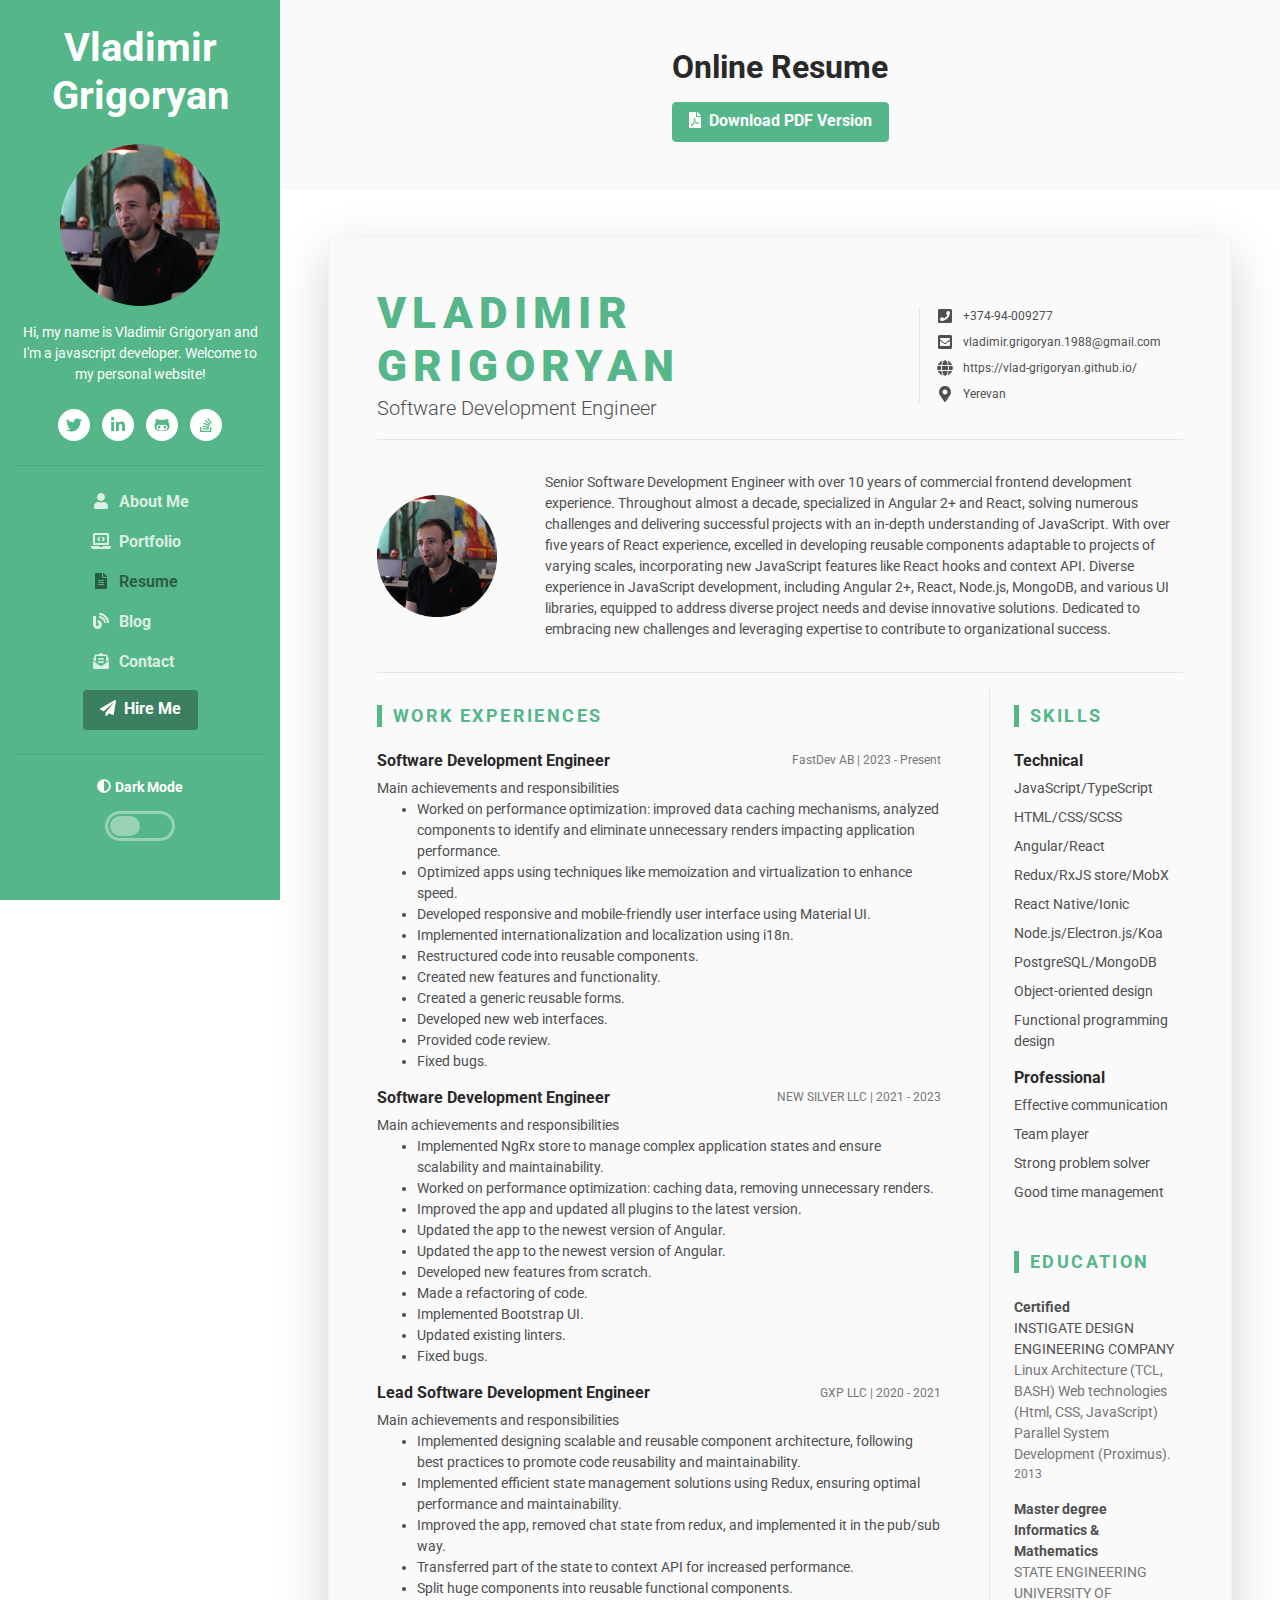
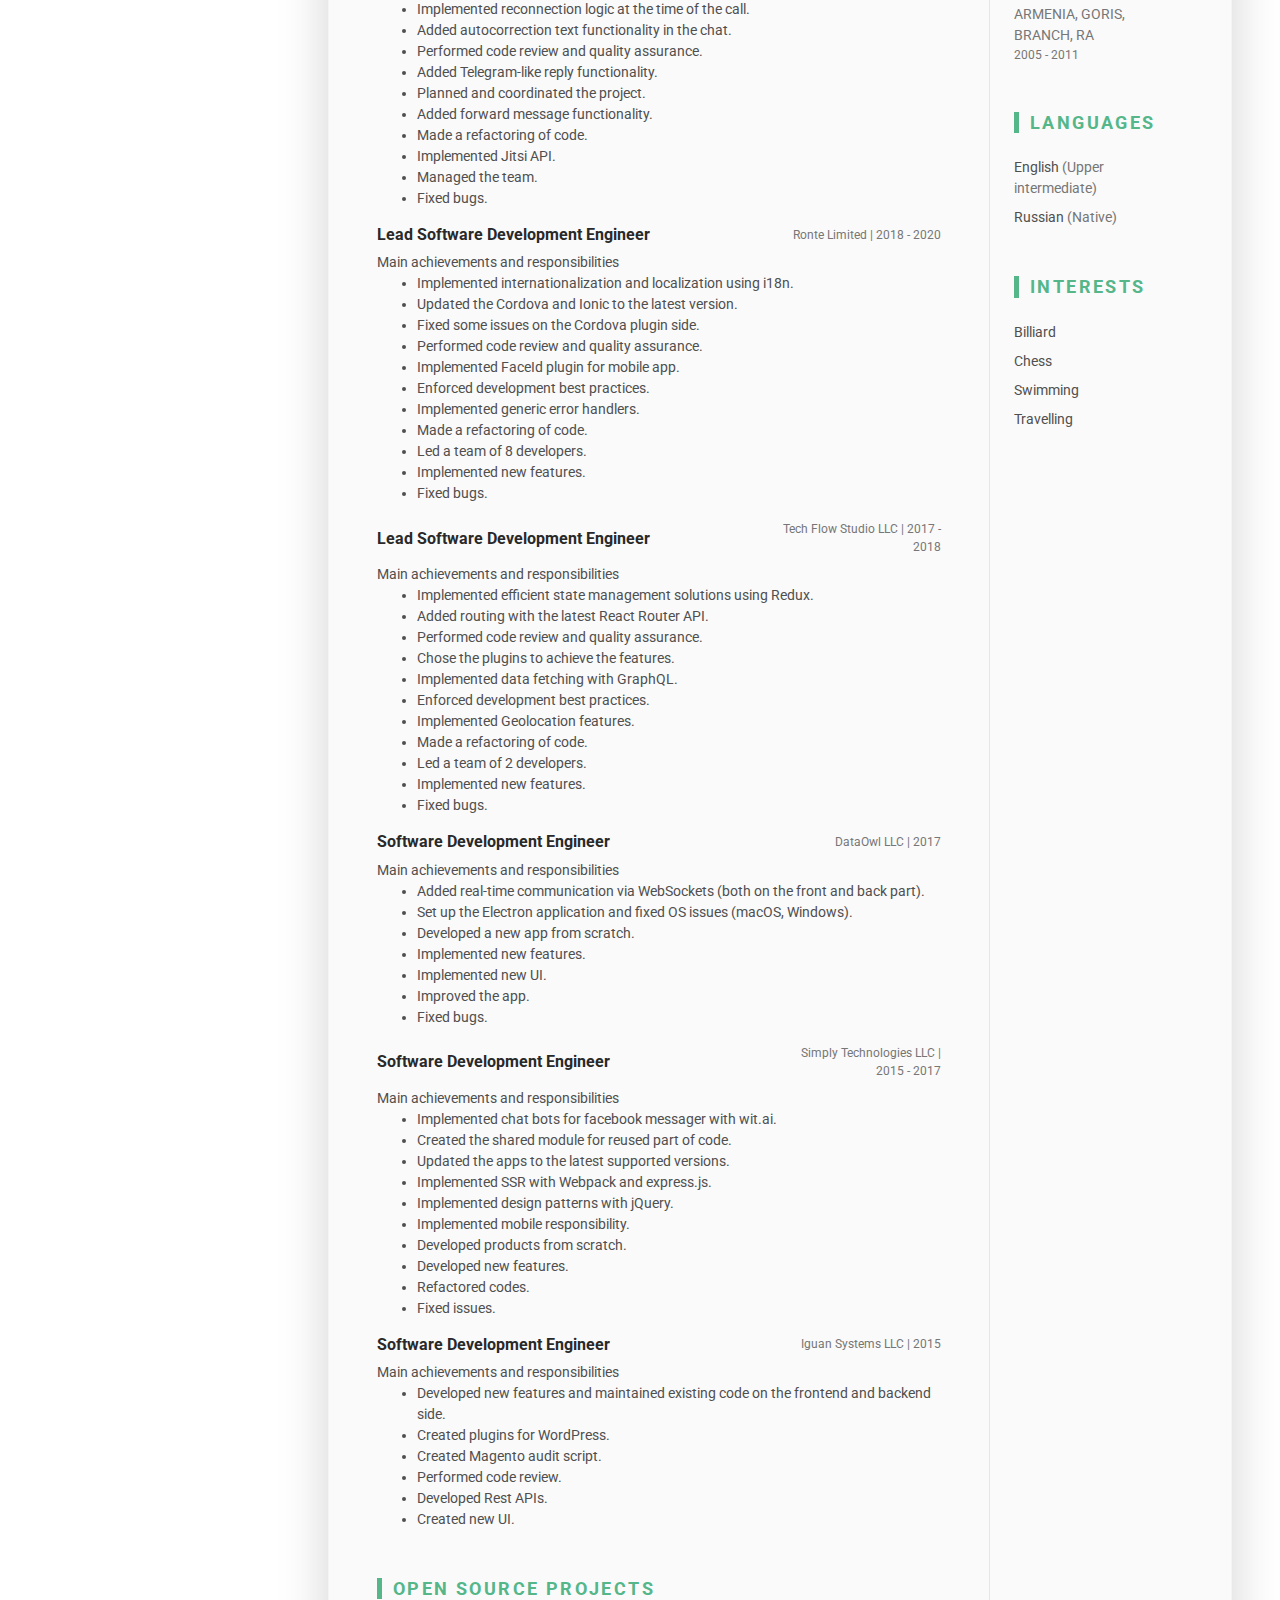
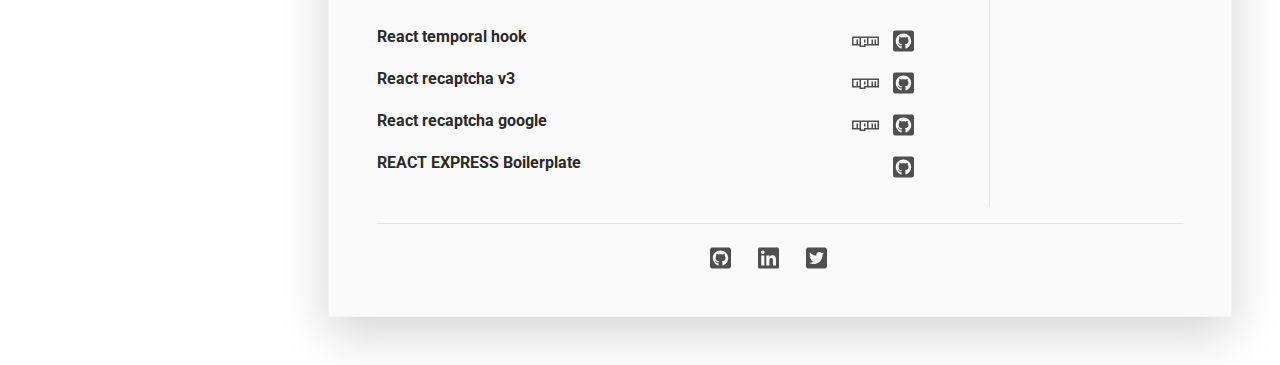
<file: resume.html>
<!DOCTYPE html>
<html lang="en">
<head>
	<title>Vladimir Grigoryan Resume</title>

	<!-- Meta -->
	<meta charset="utf-8">
	<meta http-equiv="X-UA-Compatible" content="IE=edge">
	<meta name="viewport" content="width=device-width, initial-scale=1.0">
	<meta name="description" content="Vladimir Grigoryan Resume">
	<link rel="shortcut icon" href="favicon.ico">

	<!-- Google Fonts -->
	<link href="https://fonts.googleapis.com/css?family=Roboto:300,400,500,700" rel="stylesheet">

	<!-- FontAwesome JS -->
	<script defer src="assets/fontawesome/js/all.js"></script>

	<!-- Owl Stylesheets -->
	<link rel="stylesheet" href="assets/plugins/owlcarousel/assets/owl.carousel.min.css">
	<link rel="stylesheet" href="assets/plugins/owlcarousel/assets/owl.theme.default.min.css">

	<!-- Theme CSS -->
	<link id="theme-style" rel="stylesheet" href="assets/css/theme-1.css">
	<link id="my-style" rel="stylesheet" href="assets/css/index.css">
</head>

<body>
	<header class="header text-center">
	<div class="force-overflow">
		<h1 class="blog-name pt-lg-4 mb-0"><a href="index.html">Vladimir Grigoryan</a></h1>

		<nav class="navbar navbar-expand-lg navbar-dark" >

			<button class="navbar-toggler" type="button" data-toggle="collapse" data-target="#navigation" aria-controls="navigation" aria-expanded="false" aria-label="Toggle navigation">
				<span class="navbar-toggler-icon"></span>
			</button>

			<div id="navigation" class="collapse navbar-collapse flex-column" >
				<div class="profile-section pt-3 pt-lg-0">
					<img class="profile-image mb-3 rounded-circle mx-auto" src="assets/images/profile.png" alt="image" >

					<div class="bio mb-3">Hi, my name is Vladimir Grigoryan and I'm a javascript developer. Welcome to my personal website!</div><!--//bio-->
					<ul class="social-list list-inline py-2 mx-auto">
						<li class="list-inline-item"><a href="https://twitter.com/VGrigoryan_1" target="_blank"><i class="fab fa-twitter fa-fw"></i></a></li>
						<li class="list-inline-item"><a href="https://www.linkedin.com/in/vladimir-g-223281160/" target="_blank"><i class="fab fa-linkedin-in fa-fw"></i></a></li>
						<li class="list-inline-item"><a href="https://github.com/vlad-grigoryan" target="_blank"><i class="fab fa-github-alt fa-fw"></i></a></li>
						<li class="list-inline-item"><a href="https://stackoverflow.com/users/8329903/vlad-grigoryan" target="_blank"><i class="fab fa-stack-overflow fa-fw"></i></a></li>
					</ul><!--//social-list-->
					<hr>
				</div><!--//profile-section-->

				<ul class="navbar-nav flex-column text-left">
					<li class="nav-item">
						<a class="nav-link" href="index.html"><i class="fas fa-user fa-fw mr-2"></i>About Me<span class="sr-only">(current)</span></a>
					</li>
					<li class="nav-item">
						<a class="nav-link" href="portfolio.html"><i class="fas fa-laptop-code fa-fw mr-2"></i>Portfolio</a>
					</li>
					<li class="nav-item active">
						<a class="nav-link" href="resume.html"><i class="fas fa-file-alt fa-fw mr-2"></i>Resume</a>
					</li>
					<li class="nav-item">
						<a class="nav-link" href="blog-home.html"><i class="fas fa-blog fa-fw mr-2"></i>Blog</a>
					</li>
					<li class="nav-item">
						<a class="nav-link" href="contact.html"><i class="fas fa-envelope-open-text fa-fw mr-2"></i>Contact</a>
					</li>
				</ul>

				<div class="my-2">
					<a class="btn btn-primary" href="contact.html" target="_blank"><i class="fas fa-paper-plane mr-2"></i>Hire Me</a>
				</div>

				<div class="dark-mode-toggle text-center w-100">
					<hr class="mb-4">
					<h4 class="toggle-name mb-3 "><i class="fas fa-adjust mr-1"></i>Dark Mode</h4>

					<input class="toggle" id="darkmode" type="checkbox">
					<label class="toggle-btn mx-auto mb-0" for="darkmode"></label>

				</div><!--//dark-mode-toggle-->
			</div>
		</nav>
	</div><!--//force-overflow-->
</header>
	
	<div class="main-wrapper">
		<section class="cta-section theme-bg-light py-5">
			<div class="container text-center single-col-max-width">
				<h2 class="heading mb-3">Online Resume</h2>
				<a class="btn btn-primary" href="assets/Vladimir_Grigoryan.pdf" target="_blank"><i class="fas fa-file-pdf mr-2"></i>Download PDF Version</a>
			</div><!--//container-->
		</section>
		<div class="container px-3 px-lg-5">
			<article class="resume-wrapper mx-auto theme-bg-light p-5 mb-5 my-5 shadow-lg">
				
				<div class="resume-header">
					<div class="row align-items-center">
						<div class="resume-title col-12 col-md-6 col-lg-8 col-xl-8">
							<h2 class="resume-name mb-0 text-uppercase">Vladimir Grigoryan</h2>
							<div class="resume-tagline mb-3 mb-md-0">Software Development Engineer</div>
						</div><!--//resume-title-->
						<div class="resume-contact col-12 col-md-6 col-lg-4 col-xl-4">
							<ul class="list-unstyled mb-0">
								<li class="mb-2"><i class="fas fa-phone-square fa-fw fa-lg mr-2 "></i><a class="resume-link" href="tel:#">+374-94-009277</a></li>
								<li class="mb-2"><i class="fas fa-envelope-square fa-fw fa-lg mr-2"></i><a class="resume-link" href="mailto:#">vladimir.grigoryan.1988@gmail.com</a></li>
								<li class="mb-2"><i class="fas fa-globe fa-fw fa-lg mr-2"></i><a class="resume-link" href="#">https://vlad-grigoryan.github.io/</a></li>
								<li class="mb-0"><i class="fas fa-map-marker-alt fa-fw fa-lg mr-2"></i>Yerevan</li>
							</ul>
						</div><!--//resume-contact-->
					</div><!--//row-->
					
				</div><!--//resume-header-->
				<hr>
				<div class="resume-intro py-3">
					<div class="media flex-column flex-md-row align-items-center">
						<img class="resume-profile-image mb-3 mb-md-0 mr-md-5 ml-md-0 rounded mx-auto" src="assets/images/resume-profile.png" alt="image">
						<div class="media-body text-left">
							<p class="mb-0">
								Senior Software Development Engineer with over 10 years of commercial frontend development experience. Throughout almost a decade, specialized in Angular 2+ and React, solving numerous challenges and delivering successful projects with an in-depth understanding of JavaScript. With over five years of React experience, excelled in developing reusable components adaptable to projects of varying scales, incorporating new JavaScript features like React hooks and context API. Diverse experience in JavaScript development, including Angular 2+, React, Node.js, MongoDB, and various UI libraries, equipped to address diverse project needs and devise innovative solutions. Dedicated to embracing new challenges and leveraging expertise to contribute to organizational success.
							</p>
						</div><!--//media-body-->
					</div>
				</div><!--//resume-intro-->
				<hr>
				<div class="resume-body">
					<div class="row">
						<div class="resume-main col-12 col-lg-8 col-xl-9 pr-0 pr-lg-5">
							<section class="work-section py-3">
								<h3 class="text-uppercase resume-section-heading mb-4">Work Experiences</h3>
								<div class="item mb-3">
									<div class="item-heading row align-items-center mb-2">
										<h4 class="item-title col-12 col-md-6 col-lg-8 mb-2 mb-md-0">Software Development Engineer</h4>
										<div class="item-meta col-12 col-md-6 col-lg-4 text-muted text-left text-md-right">FastDev AB | 2023 - Present</div>
										
									</div>
									<div class="item-content">
										<div>Main achievements and responsibilities</div>
										<ul class="resume-list">
											<li>Worked on performance optimization: improved data caching mechanisms, analyzed components to identify and eliminate unnecessary renders impacting application performance.</li>
											<li>Optimized apps using techniques like memoization and virtualization to enhance speed.</li>
											<li>Developed responsive and mobile-friendly user interface using Material UI.</li>
											<li>Implemented internationalization and localization using i18n.</li>
											<li>Restructured code into reusable components.</li>
											<li>Created new features and functionality.</li>
											<li>Created a generic reusable forms.</li>
											<li>Developed new web interfaces.</li>
											<li>Provided code review.</li>
											<li>Fixed bugs.</li>

										</ul>
									</div>
								</div><!--//item-->
								<div class="item mb-3">
									<div class="item-heading row align-items-center mb-2">
										<h4 class="item-title col-12 col-md-6 col-lg-8 mb-2 mb-md-0">Software Development Engineer</h4>
										<div class="item-meta col-12 col-md-6 col-lg-4 text-muted text-left text-md-right">NEW SILVER LLC | 2021 - 2023</div>

									</div>
									<div class="item-content">
										<div>Main achievements and responsibilities</div>
										<ul class="resume-list">
											<li>Implemented  NgRx store to manage complex application states and ensure scalability and maintainability.</li>
											<li>Worked on performance optimization: caching data, removing unnecessary renders.</li>
											<li>Improved the app and updated all plugins to the latest version.</li>
											<li>Updated the app to the newest version of Angular.</li>
											<li>Updated the app to the newest version of Angular.</li>
											<li>Developed new features from scratch.</li>
											<li>Made a refactoring of code.</li>
											<li>Implemented Bootstrap UI.</li>
											<li>Updated existing linters.</li>
											<li>Fixed bugs.</li>
										</ul>
									</div>
								</div><!--//item-->
								<div class="item mb-3">
									<div class="item-heading row align-items-center mb-2">
										<h4 class="item-title col-12 col-md-6 col-lg-8 mb-2 mb-md-0">Lead Software Development Engineer</h4>
										<div class="item-meta col-12 col-md-6 col-lg-4 text-muted text-left text-md-right">GXP LLC  | 2020 - 2021</div>
									</div>
									<div class="item-content">
										<div>Main achievements and responsibilities</div>
										<ul class="resume-list">
											<li>Implemented designing scalable and reusable component architecture, following best practices to promote code reusability and maintainability.</li>
											<li>Implemented efficient state management solutions using Redux, ensuring optimal performance and maintainability.</li>
											<li>Improved the app, removed chat state from redux, and implemented it in the pub/sub way.</li>
											<li>Transferred part of the state to context API for increased performance.</li>
											<li>Split huge components into reusable functional components.</li>
											<li>Implemented reconnection logic at the time of the call.</li>
											<li>Added autocorrection text functionality  in the chat.</li>
											<li>Performed code review and quality assurance.</li>
											<li>Added Telegram-like reply functionality.</li>
											<li>Planned and coordinated the project.</li>
											<li>Added forward message functionality.</li>
											<li>Made a refactoring of code.</li>
											<li>Implemented Jitsi API.</li>
											<li>Managed the team.</li>
											<li>Fixed bugs.</li>
										</ul>
									</div>
								</div><!--//item-->
								<div class="item mb-3">
									<div class="item-heading row align-items-center mb-2">
										<h4 class="item-title col-12 col-md-6 col-lg-8 mb-2 mb-md-0">Lead Software Development Engineer</h4>
										<div class="item-meta col-12 col-md-6 col-lg-4 text-muted text-left text-md-right">Ronte Limited  | 2018 - 2020</div>
									</div>
									<div class="item-content">
										<div>Main achievements and responsibilities</div>
										<ul class="resume-list">
											<li>Implemented internationalization and localization using i18n.</li>
											<li>Updated the Cordova and Ionic to the latest version.</li>
											<li>Fixed some issues on the Cordova plugin side.</li>
											<li>Performed code review and quality assurance.</li>
											<li>Implemented FaceId plugin for mobile app.</li>
											<li>Enforced development best practices.</li>
											<li>Implemented generic error handlers.</li>
											<li>Made a refactoring of code.</li>
											<li>Led a team of 8 developers.</li>
											<li>Implemented new features.</li>
											<li>Fixed bugs.</li>
										</ul>
									</div>
								</div><!--//item-->
								<div class="item mb-3">
									<div class="item-heading row align-items-center mb-2">
										<h4 class="item-title col-12 col-md-6 col-lg-8 mb-2 mb-md-0">Lead Software Development Engineer</h4>
										<div class="item-meta col-12 col-md-6 col-lg-4 text-muted text-left text-md-right">Tech Flow Studio LLC  | 2017 - 2018</div>
									</div>
									<div class="item-content">
										<div>Main achievements and responsibilities</div>
										<ul class="resume-list">
											<li>Implemented efficient state management solutions using Redux.</li>
											<li>Added routing with the latest React Router API.</li>
											<li>Performed code review and quality assurance.</li>
											<li>Chose the plugins to achieve the features.</li>
											<li>Implemented data fetching with GraphQL.</li>
											<li>Enforced development best practices.</li>
											<li>Implemented Geolocation features.</li>
											<li>Made a refactoring of code.</li>
											<li>Led a team of 2 developers.</li>
											<li>Implemented new features.</li>
											<li>Fixed bugs.</li>
										</ul>
									</div>
								</div><!--//item-->
								<div class="item mb-3">
									<div class="item-heading row align-items-center mb-2">
										<h4 class="item-title col-12 col-md-6 col-lg-8 mb-2 mb-md-0">Software Development Engineer</h4>
										<div class="item-meta col-12 col-md-6 col-lg-4 text-muted text-left text-md-right">DataOwl LLC  | 2017</div>
									</div>
									<div class="item-content">
										<div>Main achievements and responsibilities</div>
										<ul class="resume-list">
											<li>Added real-time communication via WebSockets (both on the front and back part).</li>
											<li>Set up the Electron application and fixed OS issues (macOS, Windows).</li>
											<li>Developed a new app from scratch.</li>
											<li>Implemented new features.</li>
											<li>Implemented new UI.</li>
											<li>Improved the app.</li>
											<li>Fixed bugs.</li>
										</ul>
									</div>
								</div><!--//item-->
								<div class="item mb-3">
									<div class="item-heading row align-items-center mb-2">
										<h4 class="item-title col-12 col-md-6 col-lg-8 mb-2 mb-md-0">Software Development Engineer</h4>
										<div class="item-meta col-12 col-md-6 col-lg-4 text-muted text-left text-md-right">Simply Technologies LLC  | 2015 - 2017</div>
									</div>
									<div class="item-content">
										<div>Main achievements and responsibilities</div>
										<ul class="resume-list">
											<li>Implemented chat bots for facebook messager with wit.ai.</li>
											<li>Created the shared module for reused part of code.</li>
											<li>Updated the apps to the latest supported versions.</li>
											<li>Implemented SSR with Webpack and express.js.</li>
											<li>Implemented design patterns with jQuery.</li>
											<li>Implemented mobile responsibility.</li>
											<li>Developed products from scratch.</li>
											<li>Developed new features.</li>
											<li>Refactored codes.</li>
											<li>Fixed issues.</li>
										</ul>
									</div>
								</div><!--//item-->
								<div class="item mb-3">
									<div class="item-heading row align-items-center mb-2">
										<h4 class="item-title col-12 col-md-6 col-lg-8 mb-2 mb-md-0">Software Development Engineer</h4>
										<div class="item-meta col-12 col-md-6 col-lg-4 text-muted text-left text-md-right">Iguan Systems LLC  | 2015</div>
									</div>
									<div class="item-content">
										<div>Main achievements and responsibilities</div>
										<ul class="resume-list">
											<li>Developed new features and maintained existing code on the frontend and backend side.</li>
											<li>Created plugins for WordPress.</li>
											<li>Created Magento audit script.</li>
											<li>Performed code review.</li>
											<li>Developed Rest APIs.</li>
											<li>Created new UI.</li>
										</ul>
									</div>
								</div><!--//item-->



							</section><!--//work-section-->

							
							<section class="project-section py-3">
								<h3 class="text-uppercase resume-section-heading mb-4">Open Source Projects</h3>
								<div class="item mb-3">
									<div class="item-heading row align-items-center mb-2">
										<h4 class="item-title col-12 col-md-6 col-lg-8 mb-2 mb-md-0">React temporal hook</h4>
										<div class="item-meta col-12 col-md-6 col-lg-4 text-muted text-left text-md-right">
											<div class="list-inline-item mb-lg-0 mr-3">
												<a class="resume-link" target="_blank" href="https://www.npmjs.com/package/temporal-react-hook">
													<i class="fab fa-npm fa-2x mr-2" data-fa-transform="down-4"></i>
													<span class="d-none d-lg-inline-block text-muted"></span>
												</a>
												<a class="resume-link" target="_blank" href="https://github.com/vlad-grigoryan/temporal-react-hook">
													<i class="fab fa-github-square fa-2x mr-2" data-fa-transform="down-4"></i>
													<span class="d-none d-lg-inline-block text-muted"></span>
												</a>
											</div>
										</div>
										
									</div>
									<div class="item-content">

									</div>
								</div><!--//item-->
								<div class="item mb-3">
									<div class="item-heading row align-items-center mb-2">
										<h4 class="item-title col-12 col-md-6 col-lg-8 mb-2 mb-md-0">React recaptcha v3</h4>
										<div class="item-meta col-12 col-md-6 col-lg-4 text-muted text-left text-md-right">
											<div class="list-inline-item mb-lg-0 mr-3">
												<a class="resume-link" target="_blank" href="https://www.npmjs.com/package/react-recaptcha-v3">
													<i class="fab fa-npm fa-2x mr-2" data-fa-transform="down-4"></i>
													<span class="d-none d-lg-inline-block text-muted"></span>
												</a>
												<a class="resume-link" target="_blank" href="https://github.com/codeep/react-recaptcha-v3">
													<i class="fab fa-github-square fa-2x mr-2" data-fa-transform="down-4"></i>
													<span class="d-none d-lg-inline-block text-muted"></span>
												</a>
											</div>
										</div>

									</div>
									<div class="item-content">

									</div>
								</div><!--//item-->
								<div class="item mb-3">
									<div class="item-heading row align-items-center mb-2">
										<h4 class="item-title col-12 col-md-6 col-lg-8 mb-2 mb-md-0">React recaptcha google</h4>
										<div class="item-meta col-12 col-md-6 col-lg-4 text-muted text-left text-md-right">
											<div class="list-inline-item mb-lg-0 mr-3">
												<a class="resume-link" target="_blank" href="https://www.npmjs.com/package/react-recaptcha-google">
													<i class="fab fa-npm fa-2x mr-2" data-fa-transform="down-4"></i>
													<span class="d-none d-lg-inline-block text-muted"></span>
												</a>
												<a class="resume-link" target="_blank" href="https://github.com/codeep/react-recaptcha-google">
													<i class="fab fa-github-square fa-2x mr-2" data-fa-transform="down-4"></i>
													<span class="d-none d-lg-inline-block text-muted"></span>
												</a>
											</div>
										</div>

									</div>
									<div class="item-content">

									</div>
								</div><!--//item-->
								<div class="item mb-3">
									<div class="item-heading row align-items-center mb-2">
										<h4 class="item-title col-12 col-md-6 col-lg-8 mb-2 mb-md-0">REACT EXPRESS Boilerplate</h4>
										<div class="item-meta col-12 col-md-6 col-lg-4 text-muted text-left text-md-right">
											<div class="list-inline-item mb-lg-0 mr-3">
												<a class="resume-link" target="_blank" href="https://github.com/codeep/React-Express-Boilerplate">
													<i class="fab fa-github-square fa-2x mr-2" data-fa-transform="down-4"></i>
													<span class="d-none d-lg-inline-block text-muted"></span>
												</a>
											</div>
										</div>

									</div>
									<div class="item-content">

									</div>
								</div><!--//item-->

							</section><!--//project-section-->

						</div><!--//resume-main-->

						<aside class="resume-aside col-12 col-lg-4 col-xl-3 px-lg-4 pb-lg-4">
							<section class="skills-section py-3">
								<h3 class="text-uppercase resume-section-heading mb-4">Skills</h3>
								<div class="item">
									<h4 class="item-title">Technical</h4>
									<ul class="list-unstyled resume-skills-list">
										<li class="mb-2">JavaScript/TypeScript</li>
										<li class="mb-2">HTML/CSS/SCSS</li>
										<li class="mb-2">Angular/React<li>
										<li class="mb-2">Redux/RxJS store/MobX</li>
										<li class="mb-2">React Native/Ionic</li>
										<li class="mb-2">Node.js/Electron.js/Koa</li>
										<li class="mb-2">PostgreSQL/MongoDB</li>
										<li class="mb-2">Object-oriented design</li>
										<li class="mb-2">Functional programming design</li>
										</ul>
									</div><!--//item-->
									<div class="item">
										<h4 class="item-title">Professional</h4>
										<ul class="list-unstyled resume-skills-list">
											<li class="mb-2">Effective communication</li>
											<li class="mb-2">Team player<li>
												<li class="mb-2">Strong problem solver</li>
												<li>Good time management</li>
											</ul>
										</div><!--//item-->
									</section><!--//skills-section-->
									<section class="education-section py-3">
										<h3 class="text-uppercase resume-section-heading mb-4">Education</h3>
										<ul class="list-unstyled resume-education-list">
											<li class="mb-3">
												<div class="resume-degree font-weight-bold">Certified</div>
												<div class="resume-degree-org">INSTIGATE DESIGN ENGINEERING COMPANY</div>
												<div class="resume-degree-org text-muted">Linux Architecture (TCL, BASH) Web technologies (Html, CSS, JavaScript) Parallel System Development (Proximus).</div>
												<div class="resume-degree-time text-muted">2013</div>
											</li>
											<li>
												<div class="resume-degree font-weight-bold">Master degree Informatics & Mathematics</div>
												<div class="resume-degree-org text-muted">STATE ENGINEERING UNIVERSITY OF ARMENIA, GORIS, BRANCH, RA</div>
												<div class="resume-degree-time text-muted">2005 - 2011</div>
											</li>
										</ul>
									</section><!--//education-section-->
									<section class="skills-section py-3">
										<h3 class="text-uppercase resume-section-heading mb-4">Languages</h3>
										<ul class="list-unstyled resume-lang-list">
											<li class="mb-2">English <span class="text-muted">(Upper intermediate)</span></li>
											<li>Russian <span class="text-muted">(Native)</span></li>
										</ul>
									</section><!--//certificates-section-->
									<section class="skills-section py-3">
										<h3 class="text-uppercase resume-section-heading mb-4">Interests</h3>
										<ul class="list-unstyled resume-interests-list mb-0">
											<li class="mb-2">Billiard</li>
											<li class="mb-2">Chess</li>
											<li class="mb-2">Swimming</li>
											<li>Travelling</li>
										</ul>
									</section><!--//certificates-section-->
									
								</aside><!--//resume-aside-->
					</div><!--//row-->
				</div><!--//resume-body-->
				<hr>
				<div class="resume-footer text-center">
					<ul class="resume-social-list list-inline mx-auto mb-0 d-inline-block text-muted">
						<li class="list-inline-item mb-lg-0 mr-3"><a class="resume-link" href="https://github.com/vlad-grigoryan"><i class="fab fa-github-square fa-2x mr-2" data-fa-transform="down-4"></i><span class="d-none d-lg-inline-block text-muted"></span></a></li>
						<li class="list-inline-item mb-lg-0 mr-3"><a class="resume-link" href="https://www.linkedin.com/in/vladimir-g-223281160/"><i class="fab fa-linkedin fa-2x mr-2" data-fa-transform="down-4"></i><span class="d-none d-lg-inline-block text-muted"></span></a></li>
						<li class="list-inline-item mb-lg-0 mr-lg-3"><a class="resume-link" href="https://x.com/VGrigoryan_1"><i class="fab fa-twitter-square fa-2x mr-2" data-fa-transform="down-4"></i><span class="d-none d-lg-inline-block text-muted"</span></a></li>
					</ul>
				</div><!--//resume-footer-->
			</article>
					
		</div><!--//container-->
				
	</div><!--//main-wrapper-->


	<!-- Javascript -->
	<script src="assets/plugins/jquery-3.4.1.min.js"></script>
	<script src="assets/plugins/popper.min.js"></script>
	<script src="assets/plugins/bootstrap/js/bootstrap.min.js"></script>

	<!-- Dark Mode -->
	<script src="assets/plugins/js-cookie.min.js"></script>
	<script src="assets/js/dark-mode.js"></script>

</body>
</html>
</file>
<file: assets/css/index.css>
.ts-icon {
    width: 100px; /* Adjust size as needed */
    height: 100px; /* Adjust size as needed */
    background-image: url("data:image/svg+xml,%3Csvg xmlns='http://www.w3.org/2000/svg' viewBox='0 0 100 100' width='100' height='100'%3E%3Crect x='25' y='30' width='10' height='40' fill='%233178C6' /%3E%3Cpath d='M35,30 L35,70' fill='none' stroke='%233178C6' stroke-width='8' /%3E%3Cpath d='M55,50 A20,20 0 0,1 45,50' fill='none' stroke='%233178C6' stroke-width='8' /%3E%3Cpath d='M45,30 L45,70' fill='none' stroke='%233178C6' stroke-width='8' /%3E%3Ccircle cx='70' cy='50' r='4' fill='%233178C6' /%3E%3C/svg%3E");
    background-repeat: no-repeat;
    background-size: contain; /* Ensure the icon fits within the specified dimensions */
}
.small-size {
    font-size: 13px;
    font-style: italic;
    font-weight: 500;
}
.dark-mode .project-card  {
    background: #1e2a3a !important;
}

.achievements-list {
    padding-left: 15px;
}
/*@media (min-width: 576px) {*/
/*    .client-field {*/
/*        right: 0;*/
/*    }*/
/*}*/

@media (min-width: 992px) {
    .client-field {
        position: absolute;
        bottom: 0;
    }
}
</file>
